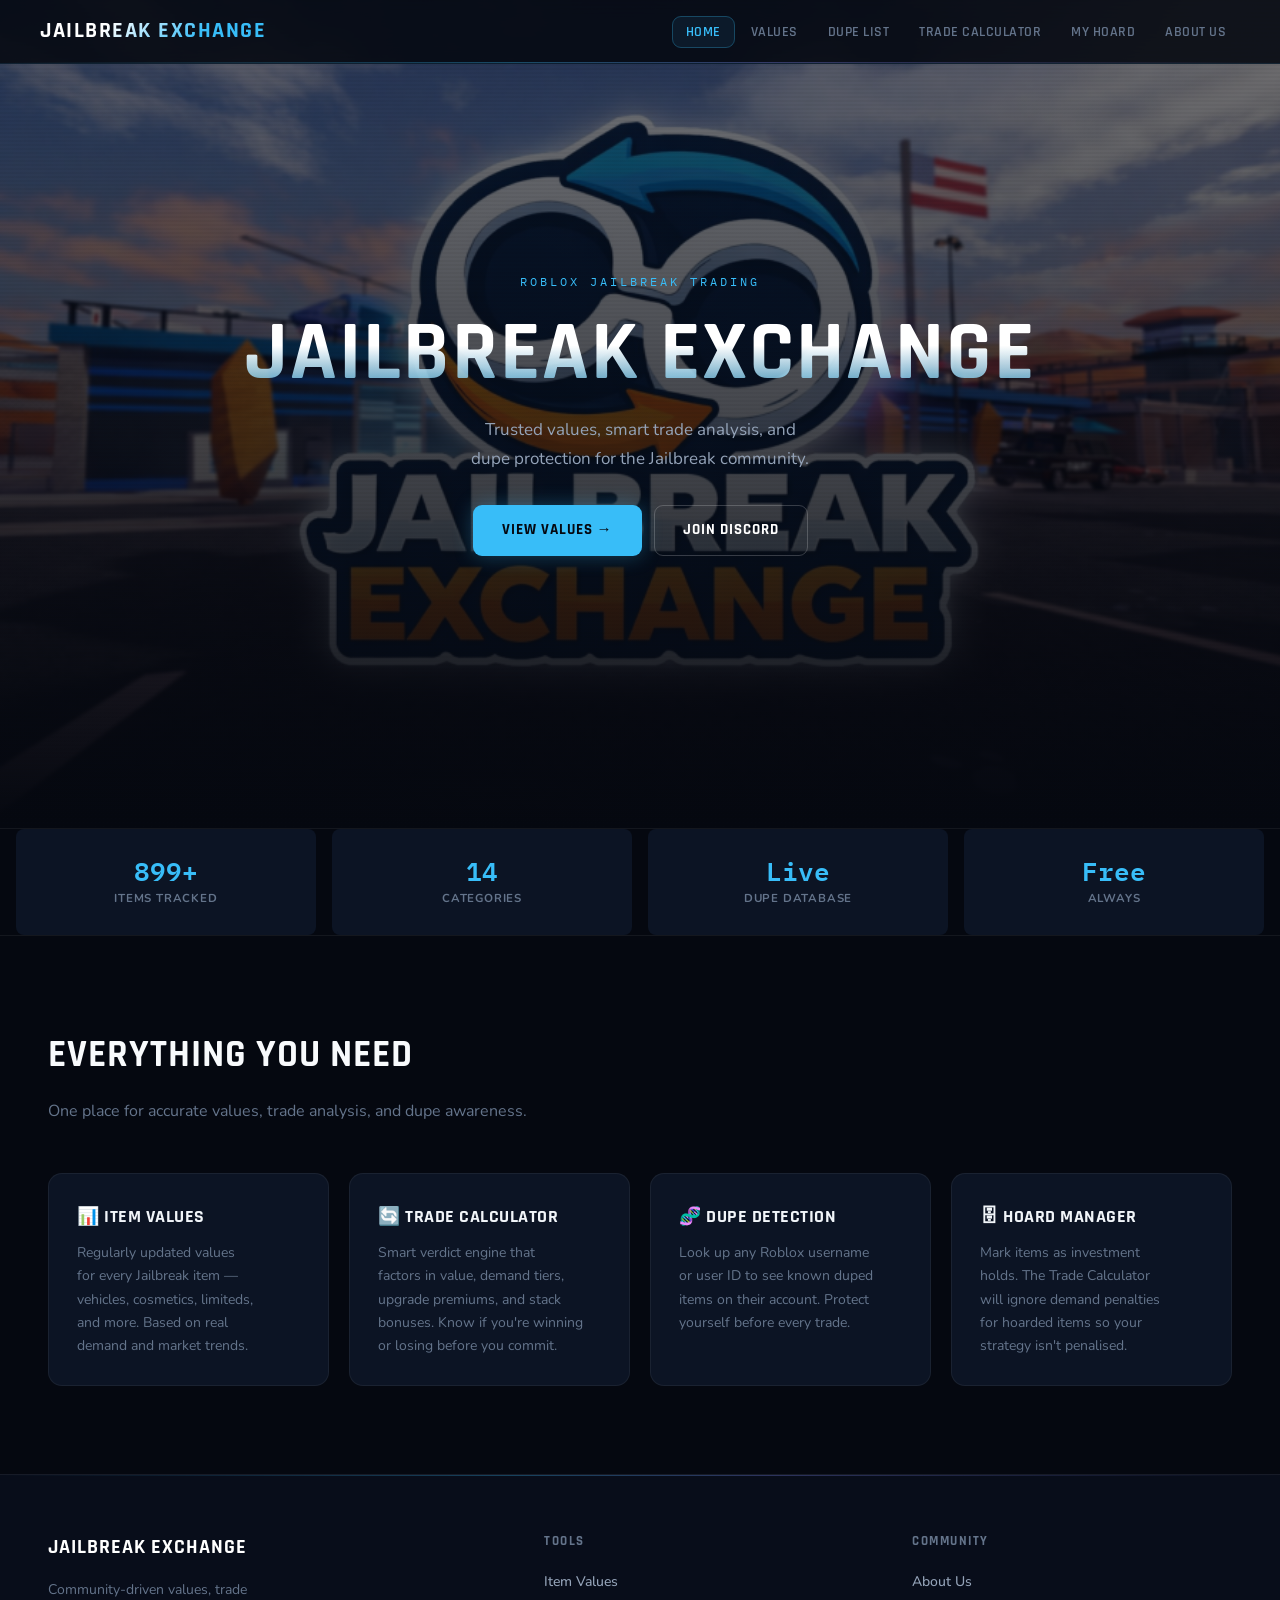
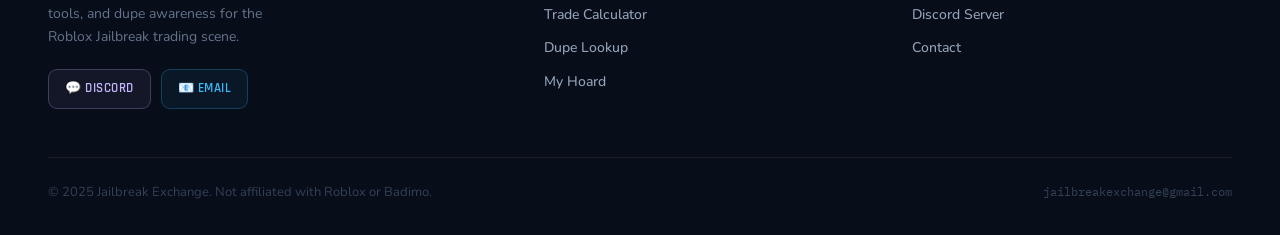
<file: index.html>
<!DOCTYPE html>
<html lang="en">
<head>
  <meta charset="UTF-8"/>
  <meta name="viewport" content="width=device-width, initial-scale=1.0"/>
  <title>Jailbreak Exchange</title>
  <link rel="stylesheet" href="style.css">
</head>
<body>

  <nav class="navbar">
    <div class="logo"><a href="index.html">Jailbreak Exchange</a></div>
    <div class="menu-toggle">☰</div>
    <ul class="nav-links">
      <li><a href="index.html" class="active">Home</a></li>
      <li><a href="ValueList.html">Values</a></li>
      <li><a href="DupeList.html">Dupe List</a></li>
      <li><a href="Calculator.html">Trade Calculator</a></li>
      <li><a href="Hoard.html">My Hoard</a></li>
      <li><a href="AboutUs.html">About Us</a></li>
    </ul>
  </nav>

  <div id="content-wrapper">

  <!-- HERO -->
  <section class="hero">
    <div class="hero-overlay"></div>
    <div class="hero-content">
      <span class="hero-eyebrow">Roblox Jailbreak Trading</span>
      <h1>Jailbreak Exchange</h1>
      <p>Trusted values, smart trade analysis, and dupe protection for the Jailbreak community.</p>
      <div class="hero-buttons">
        <a href="ValueList.html" class="btn primary">View Values →</a>
        <a href="https://discord.gg/u7ucGJjtGU" target="_blank" class="btn secondary">Join Discord</a>
      </div>
    </div>
  </section>

  <!-- STATS STRIP -->
  <div class="home-stats">
    <div class="home-stat">
      <div class="home-stat-num">899+</div>
      <div class="home-stat-label">Items Tracked</div>
    </div>
    <div class="home-stat">
      <div class="home-stat-num">14</div>
      <div class="home-stat-label">Categories</div>
    </div>
    <div class="home-stat">
      <div class="home-stat-num">Live</div>
      <div class="home-stat-label">Dupe Database</div>
    </div>
    <div class="home-stat">
      <div class="home-stat-num">Free</div>
      <div class="home-stat-label">Always</div>
    </div>
  </div>

  <!-- FEATURES -->
  <section class="home-content">
    <h2>Everything You Need</h2>
    <p>One place for accurate values, trade analysis, and dupe awareness.</p>
    <div class="impact-cards">
      <a href="ValueList.html" class="card" style="text-decoration:none">
        <h3>📊 Item Values</h3>
        <p>Regularly updated values for every Jailbreak item — vehicles, cosmetics, limiteds, and more. Based on real demand and market trends.</p>
      </a>
      <a href="Calculator.html" class="card" style="text-decoration:none">
        <h3>🔄 Trade Calculator</h3>
        <p>Smart verdict engine that factors in value, demand tiers, upgrade premiums, and stack bonuses. Know if you're winning or losing before you commit.</p>
      </a>
      <a href="DupeList.html" class="card" style="text-decoration:none">
        <h3>🧬 Dupe Detection</h3>
        <p>Look up any Roblox username or user ID to see known duped items on their account. Protect yourself before every trade.</p>
      </a>
      <a href="Hoard.html" class="card" style="text-decoration:none">
        <h3>🗄 Hoard Manager</h3>
        <p>Mark items as investment holds. The Trade Calculator will ignore demand penalties for hoarded items so your strategy isn't penalised.</p>
      </a>
    </div>
  </section>

  <!-- FOOTER -->
  <footer class="site-footer">
    <div class="footer-grid">
      <div class="footer-brand">
        <div class="footer-logo">Jailbreak Exchange</div>
        <p>Community-driven values, trade tools, and dupe awareness for the Roblox Jailbreak trading scene.</p>
        <div class="footer-social">
          <a href="https://discord.gg/u7ucGJjtGU" target="_blank" class="footer-social-btn discord">💬 Discord</a>
          <a href="mailto:jailbreakexchange@gmail.com" class="footer-social-btn email">📧 Email</a>
        </div>
      </div>
      <div class="footer-col">
        <h4>Tools</h4>
        <ul class="footer-links">
          <li><a href="ValueList.html">Item Values</a></li>
          <li><a href="Calculator.html">Trade Calculator</a></li>
          <li><a href="DupeList.html">Dupe Lookup</a></li>
          <li><a href="Hoard.html">My Hoard</a></li>
        </ul>
      </div>
      <div class="footer-col">
        <h4>Community</h4>
        <ul class="footer-links">
          <li><a href="AboutUs.html">About Us</a></li>
          <li><a href="https://discord.gg/u7ucGJjtGU" target="_blank">Discord Server</a></li>
          <li><a href="mailto:jailbreakexchange@gmail.com">Contact</a></li>
        </ul>
      </div>
    </div>
    <div class="footer-bottom">
      <p>© 2025 Jailbreak Exchange. Not affiliated with Roblox or Badimo.</p>
      <span>jailbreakexchange@gmail.com</span>
    </div>
  </footer>
  </div>
  <script>
    document.addEventListener('DOMContentLoaded', () => {
      const toggle = document.querySelector('.menu-toggle');
      const nav = document.querySelector('.nav-links');
      if (!toggle || !nav) return;
      toggle.addEventListener('click', () => nav.classList.toggle('active'));
    });
  </script>
</body>
</html>
</file>
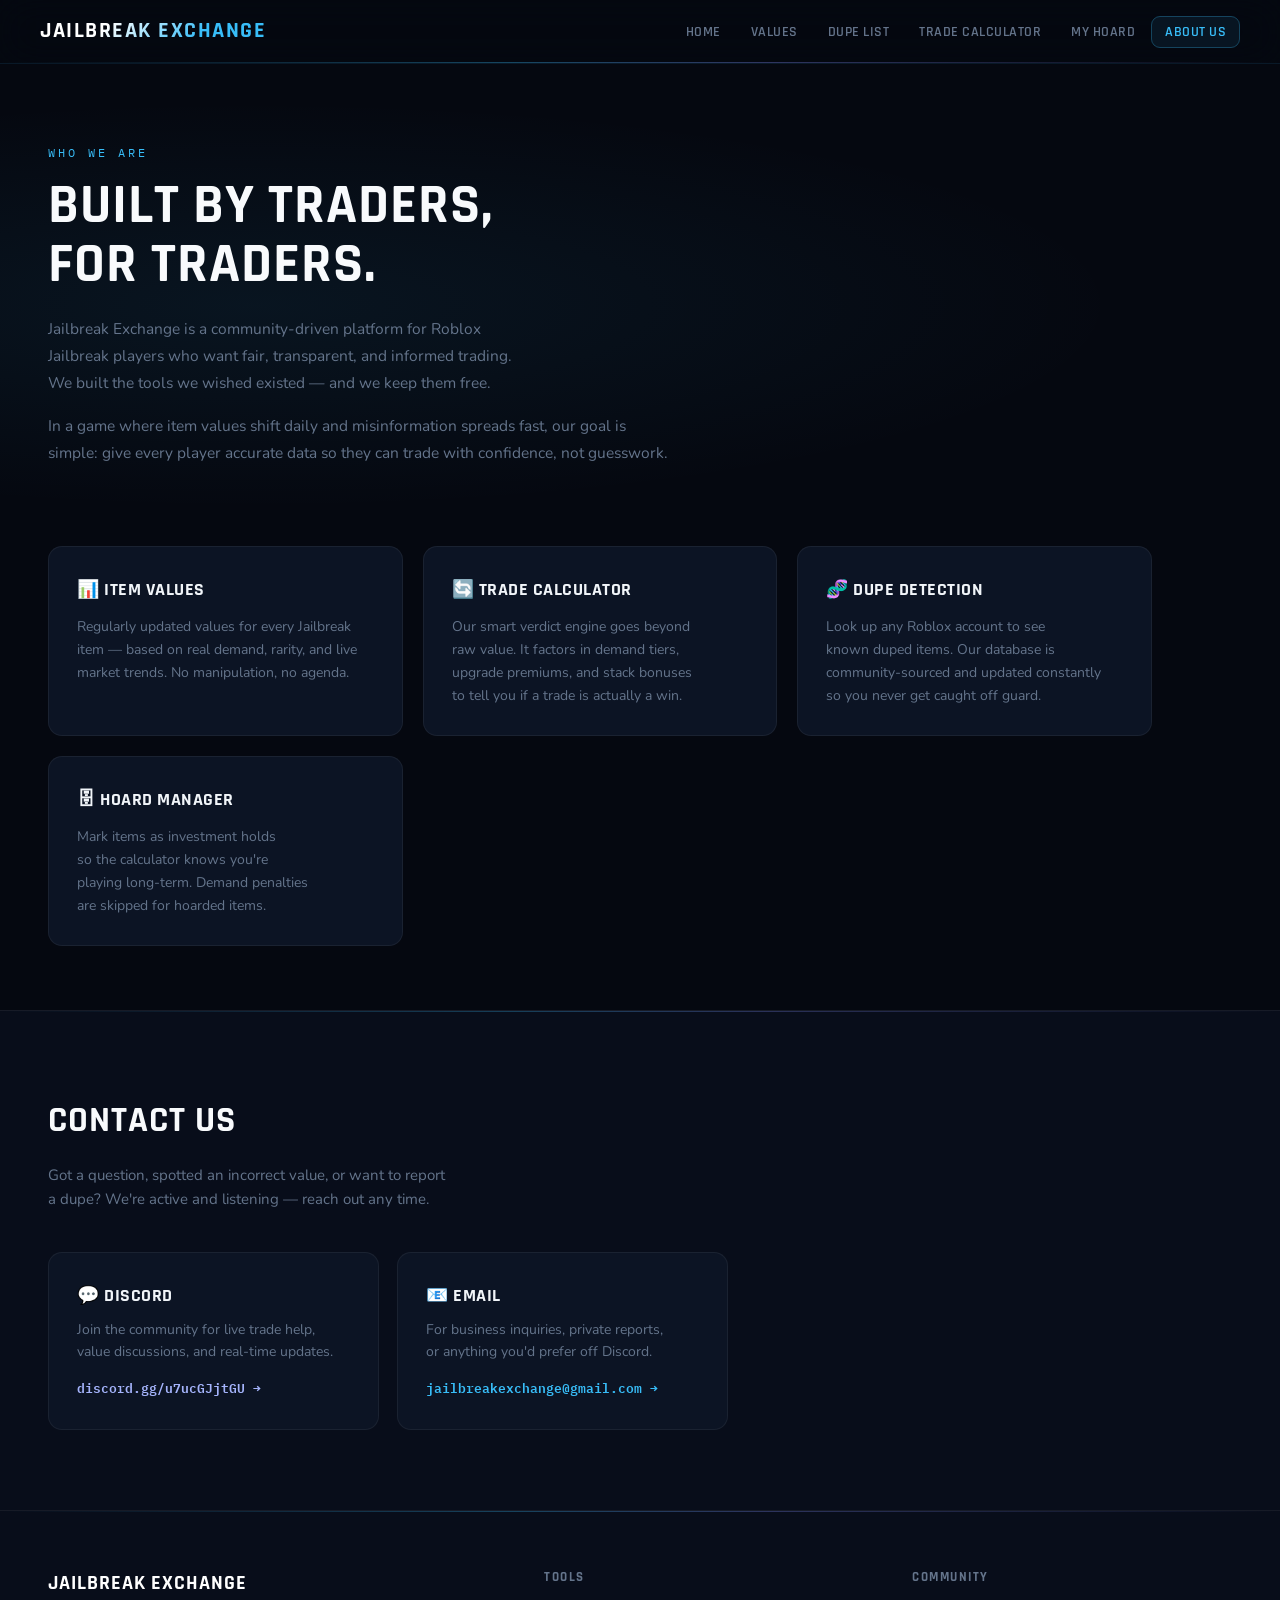
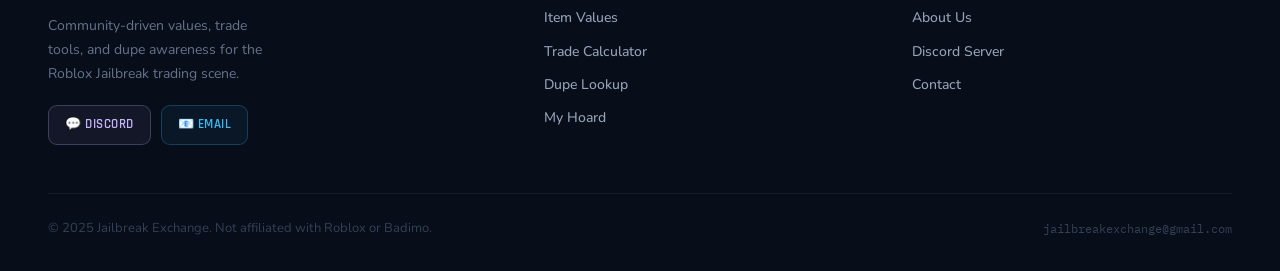
<file: AboutUs.html>
<!DOCTYPE html>
<html lang="en">
<head>
  <meta charset="UTF-8"/>
  <meta name="viewport" content="width=device-width, initial-scale=1.0"/>
  <title>About Us | Jailbreak Exchange</title>
  <link rel="stylesheet" href="style.css">
</head>
<body>

  <nav class="navbar">
    <div class="logo"><a href="index.html">Jailbreak Exchange</a></div>
    <div class="menu-toggle">☰</div>
    <ul class="nav-links">
      <li><a href="index.html">Home</a></li>
      <li><a href="ValueList.html">Values</a></li>
      <li><a href="DupeList.html">Dupe List</a></li>
      <li><a href="Calculator.html">Trade Calculator</a></li>
      <li><a href="Hoard.html">My Hoard</a></li>
      <li><a href="AboutUs.html" class="active">About Us</a></li>
    </ul>
  </nav>

  <div id="content-wrapper">

  <main class="about-page">

    <div class="about-hero">
      <span class="eyebrow">Who We Are</span>
      <h1>Built by traders,<br>for traders.</h1>
      <p>
        Jailbreak Exchange is a community-driven platform for Roblox Jailbreak players
        who want fair, transparent, and informed trading. We built the tools we wished
        existed — and we keep them free.
      </p>
      <p>
        In a game where item values shift daily and misinformation spreads fast,
        our goal is simple: give every player accurate data so they can trade
        with confidence, not guesswork.
      </p>
    </div>

    <div class="about-cards">
      <div class="card anim-1">
        <h3>📊 Item Values</h3>
        <p>Regularly updated values for every Jailbreak item — based on real demand, rarity, and live market trends. No manipulation, no agenda.</p>
      </div>
      <div class="card anim-2">
        <h3>🔄 Trade Calculator</h3>
        <p>Our smart verdict engine goes beyond raw value. It factors in demand tiers, upgrade premiums, and stack bonuses to tell you if a trade is actually a win.</p>
      </div>
      <div class="card anim-3">
        <h3>🧬 Dupe Detection</h3>
        <p>Look up any Roblox account to see known duped items. Our database is community-sourced and updated constantly so you never get caught off guard.</p>
      </div>
      <div class="card anim-4">
        <h3>🗄 Hoard Manager</h3>
        <p>Mark items as investment holds so the calculator knows you're playing long-term. Demand penalties are skipped for hoarded items.</p>
      </div>
    </div>

  </main>

  <!-- CONTACT SECTION -->
  <section class="contact-section">
    <h2>Contact Us</h2>
    <p>
      Got a question, spotted an incorrect value, or want to report a dupe?
      We're active and listening — reach out any time.
    </p>
    <div class="contact-cards">
      <a href="https://discord.gg/u7ucGJjtGU" target="_blank" class="contact-card discord">
        <h3>💬 Discord</h3>
        <p>Join the community for live trade help, value discussions, and real-time updates.</p>
        <span class="contact-card-link">discord.gg/u7ucGJjtGU →</span>
      </a>
      <a href="mailto:jailbreakexchange@gmail.com" class="contact-card email-card">
        <h3>📧 Email</h3>
        <p>For business inquiries, private reports, or anything you'd prefer off Discord.</p>
        <span class="contact-card-link">jailbreakexchange@gmail.com →</span>
      </a>
    </div>
  </section>

  <!-- FOOTER -->
  <footer class="site-footer">
    <div class="footer-grid">
      <div class="footer-brand">
        <div class="footer-logo">Jailbreak Exchange</div>
        <p>Community-driven values, trade tools, and dupe awareness for the Roblox Jailbreak trading scene.</p>
        <div class="footer-social">
          <a href="https://discord.gg/u7ucGJjtGU" target="_blank" class="footer-social-btn discord">💬 Discord</a>
          <a href="mailto:jailbreakexchange@gmail.com" class="footer-social-btn email">📧 Email</a>
        </div>
      </div>
      <div class="footer-col">
        <h4>Tools</h4>
        <ul class="footer-links">
          <li><a href="ValueList.html">Item Values</a></li>
          <li><a href="Calculator.html">Trade Calculator</a></li>
          <li><a href="DupeList.html">Dupe Lookup</a></li>
          <li><a href="Hoard.html">My Hoard</a></li>
        </ul>
      </div>
      <div class="footer-col">
        <h4>Community</h4>
        <ul class="footer-links">
          <li><a href="AboutUs.html">About Us</a></li>
          <li><a href="https://discord.gg/u7ucGJjtGU" target="_blank">Discord Server</a></li>
          <li><a href="mailto:jailbreakexchange@gmail.com">Contact</a></li>
        </ul>
      </div>
    </div>
    <div class="footer-bottom">
      <p>© 2025 Jailbreak Exchange. Not affiliated with Roblox or Badimo.</p>
      <span>jailbreakexchange@gmail.com</span>
    </div>
  </footer>
  </div>

  <script>
    document.addEventListener('DOMContentLoaded', () => {
      const toggle = document.querySelector('.menu-toggle');
      const nav = document.querySelector('.nav-links');
      if (!toggle || !nav) return;
      toggle.addEventListener('click', () => nav.classList.toggle('active'));
    });
  </script>
</body>
</html>
</file>
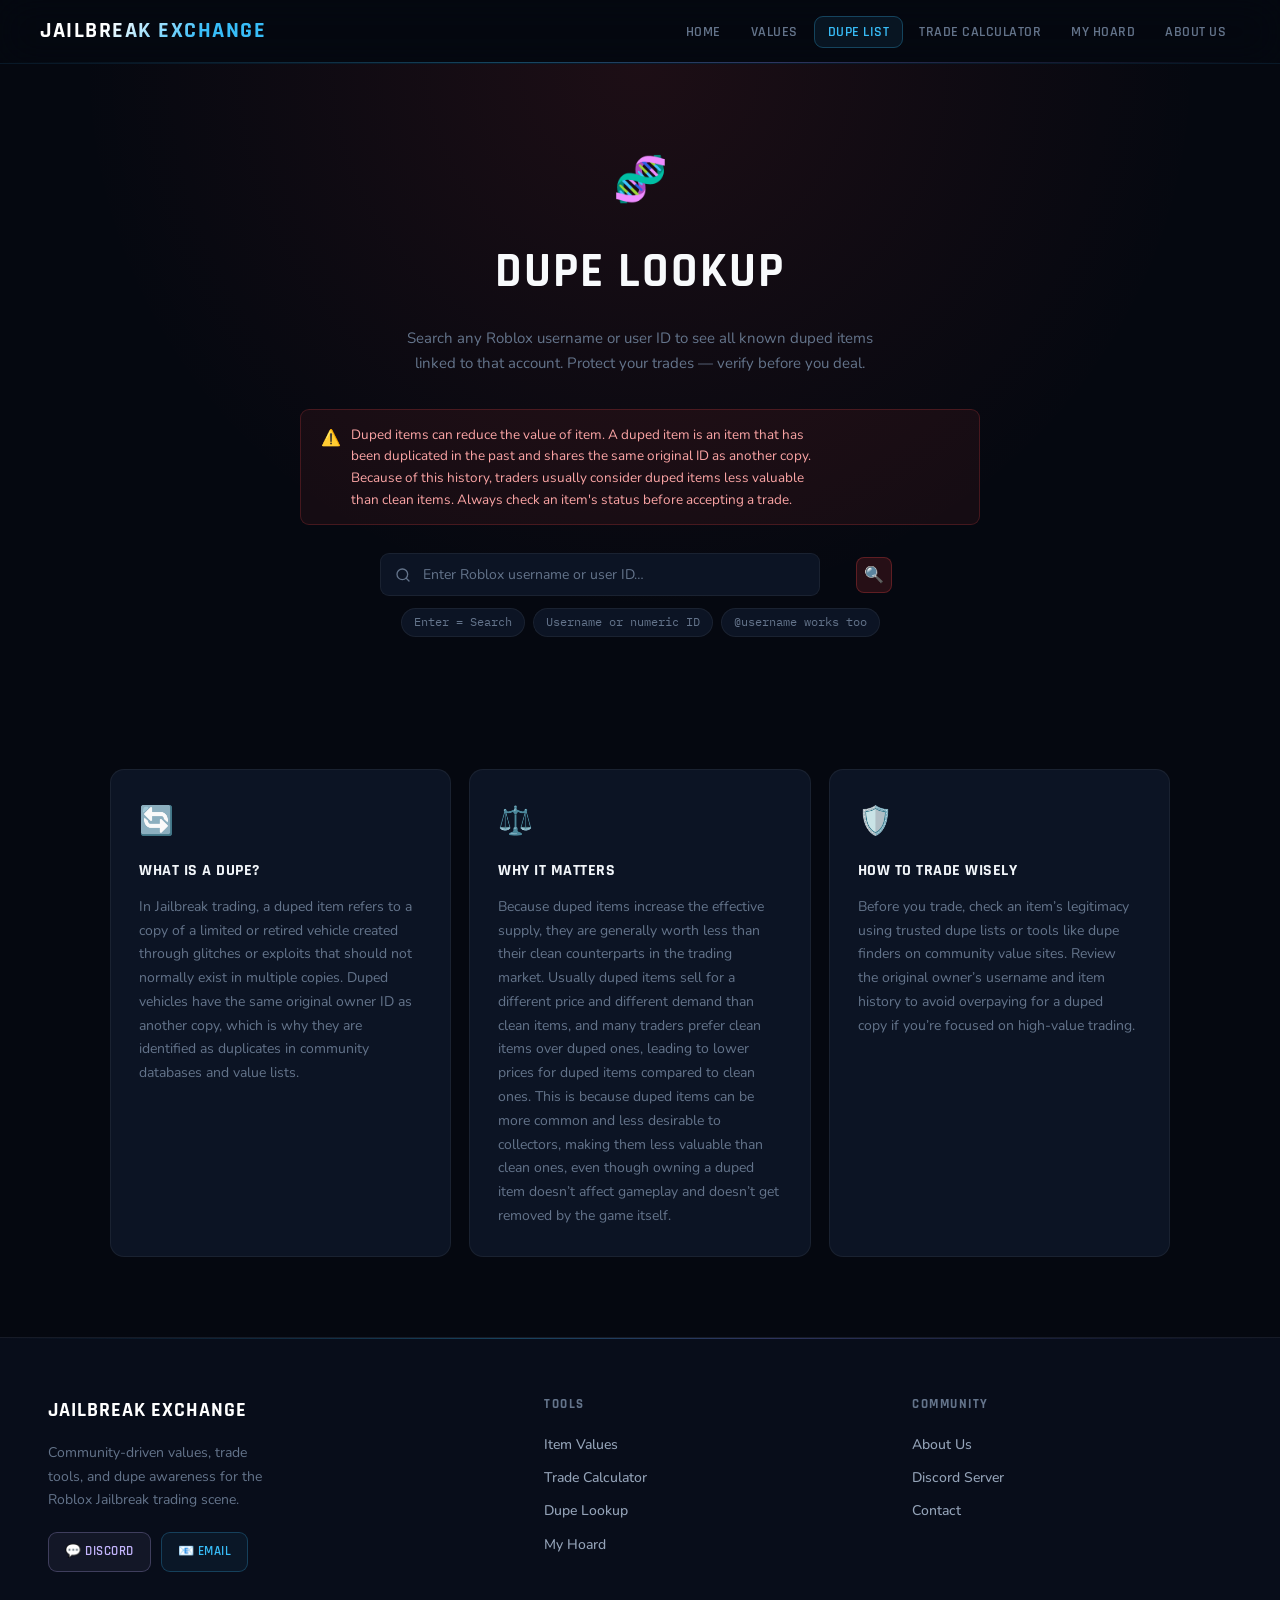
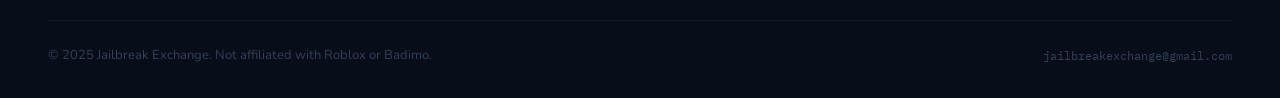
<file: DupeList.html>
<!DOCTYPE html>
<html lang="en">
<head>
  <meta charset="UTF-8" />
  <meta name="viewport" content="width=device-width, initial-scale=1.0"/>
  <title>Dupe Lookup | Jailbreak Exchange</title>
  <link rel="stylesheet" href="style.css">
</head>
<body>

  <nav class="navbar">
    <div class="logo"><a href="index.html">Jailbreak Exchange</a></div>
    <div class="menu-toggle">☰</div>
    <ul class="nav-links">
      <li><a href="index.html">Home</a></li>
      <li><a href="ValueList.html">Values</a></li>
      <li><a href="DupeList.html" class="active">Dupe List</a></li>
      <li><a href="Calculator.html">Trade Calculator</a></li>
      <li><a href="Hoard.html">My Hoard</a></li>
      <li><a href="AboutUs.html">About Us</a></li>
    </ul>
  </nav>

  <div id="content-wrapper">

  <main class="dupe-page">
    <!-- HERO -->
    <div class="dupe-hero">
      <span class="dupe-hero-icon">🧬</span>
      <h1>Dupe Lookup</h1>
      <p>
        Search any Roblox username or user ID to see all known duped items
        linked to that account. Protect your trades — verify before you deal.
      </p>
      <div class="dupe-warning">
        <span class="dupe-warning-icon">⚠️</span>
        <span>
            Duped items can reduce the value of item.
            A duped item is an item that has been duplicated in the past and shares the same original ID as another copy.
            Because of this history, traders usually consider duped items less valuable than clean items. 
            Always check an item's status before accepting a trade.
        </span>
      </div>
      <div class="dupe-search-wrap">
        <input
          type="text"
          id="dupeSearch"
          class="dupe-search-input"
          placeholder="Enter Roblox username or user ID…"
          autocomplete="off"
          spellcheck="false"
        />
        <button class="dupe-search-btn" id="dupeSearchBtn" title="Search">🔍</button>
      </div>
      <div class="dupe-search-hints">
        <span class="dupe-hint-chip">Enter = Search</span>
        <span class="dupe-hint-chip">Username or numeric ID</span>
        <span class="dupe-hint-chip">@username works too</span>
      </div>
    </div>

    <!-- RESULTS AREA -->
    <div class="dupe-results-wrap" id="dupeResultsWrap">
      <!-- Filled by JS -->
    </div>

    <!-- WHAT ARE DUPES INFO SECTION -->
    <div class="dupe-info-section">
      <div class="dupe-info-grid">
<div class="dupe-info-card">
  <div class="dupe-info-icon">🔄</div>
  <h3>What Is a Dupe?</h3>
  <p>
    In Jailbreak trading, a duped item refers to a copy of a limited or retired vehicle
    created through glitches or exploits that should not normally exist in multiple copies.
    Duped vehicles have the same original owner ID as another copy, which is why they are
    identified as duplicates in community databases and value lists.
  </p>
</div>

<div class="dupe-info-card">
  <div class="dupe-info-icon">⚖️</div>
  <h3>Why It Matters</h3>
  <p>
    Because duped items increase the effective supply, they are generally worth less
    than their clean counterparts in the trading market. Usually duped items sell for a different price and different demand than clean items, and many traders prefer clean items over duped ones, leading to lower prices for duped items compared to clean ones.
    This is because duped items can be more common and less desirable to collectors, making them less valuable
    than clean ones, even though owning a duped item doesn’t affect gameplay and doesn’t get removed
    by the game itself.
  </p>
</div>

<div class="dupe-info-card">
  <div class="dupe-info-icon">🛡️</div>
  <h3>How to Trade Wisely</h3>
  <p>
    Before you trade, check an item’s legitimacy using trusted dupe lists or tools like
    dupe finders on community value sites. Review the original owner’s username and item
    history to avoid overpaying for a duped copy if you’re focused on high-value trading.
  </p>
</div>

      </div>
    </div>
  </main>

  <!-- FOOTER -->
  <footer class="site-footer">
    <div class="footer-grid">
      <div class="footer-brand">
        <div class="footer-logo">Jailbreak Exchange</div>
        <p>Community-driven values, trade tools, and dupe awareness for the Roblox Jailbreak trading scene.</p>
        <div class="footer-social">
          <a href="https://discord.gg/u7ucGJjtGU" target="_blank" class="footer-social-btn discord">💬 Discord</a>
          <a href="mailto:jailbreakexchange@gmail.com" class="footer-social-btn email">📧 Email</a>
        </div>
      </div>
      <div class="footer-col">
        <h4>Tools</h4>
        <ul class="footer-links">
          <li><a href="ValueList.html">Item Values</a></li>
          <li><a href="Calculator.html">Trade Calculator</a></li>
          <li><a href="DupeList.html">Dupe Lookup</a></li>
          <li><a href="Hoard.html">My Hoard</a></li>
        </ul>
      </div>
      <div class="footer-col">
        <h4>Community</h4>
        <ul class="footer-links">
          <li><a href="AboutUs.html">About Us</a></li>
          <li><a href="https://discord.gg/u7ucGJjtGU" target="_blank">Discord Server</a></li>
          <li><a href="mailto:jailbreakexchange@gmail.com">Contact</a></li>
        </ul>
      </div>
    </div>
    <div class="footer-bottom">
      <p>© 2025 Jailbreak Exchange. Not affiliated with Roblox or Badimo.</p>
      <span>jailbreakexchange@gmail.com</span>
    </div>
  </footer>
  </div>

  <script src="DupeList.js"></script>
  <script>
    document.addEventListener('DOMContentLoaded', () => {
      const toggle = document.querySelector('.menu-toggle');
      const nav = document.querySelector('.nav-links');
      if (!toggle || !nav) return;
      toggle.addEventListener('click', () => nav.classList.toggle('active'));
    });
  </script>
</body>
</html>
</file>
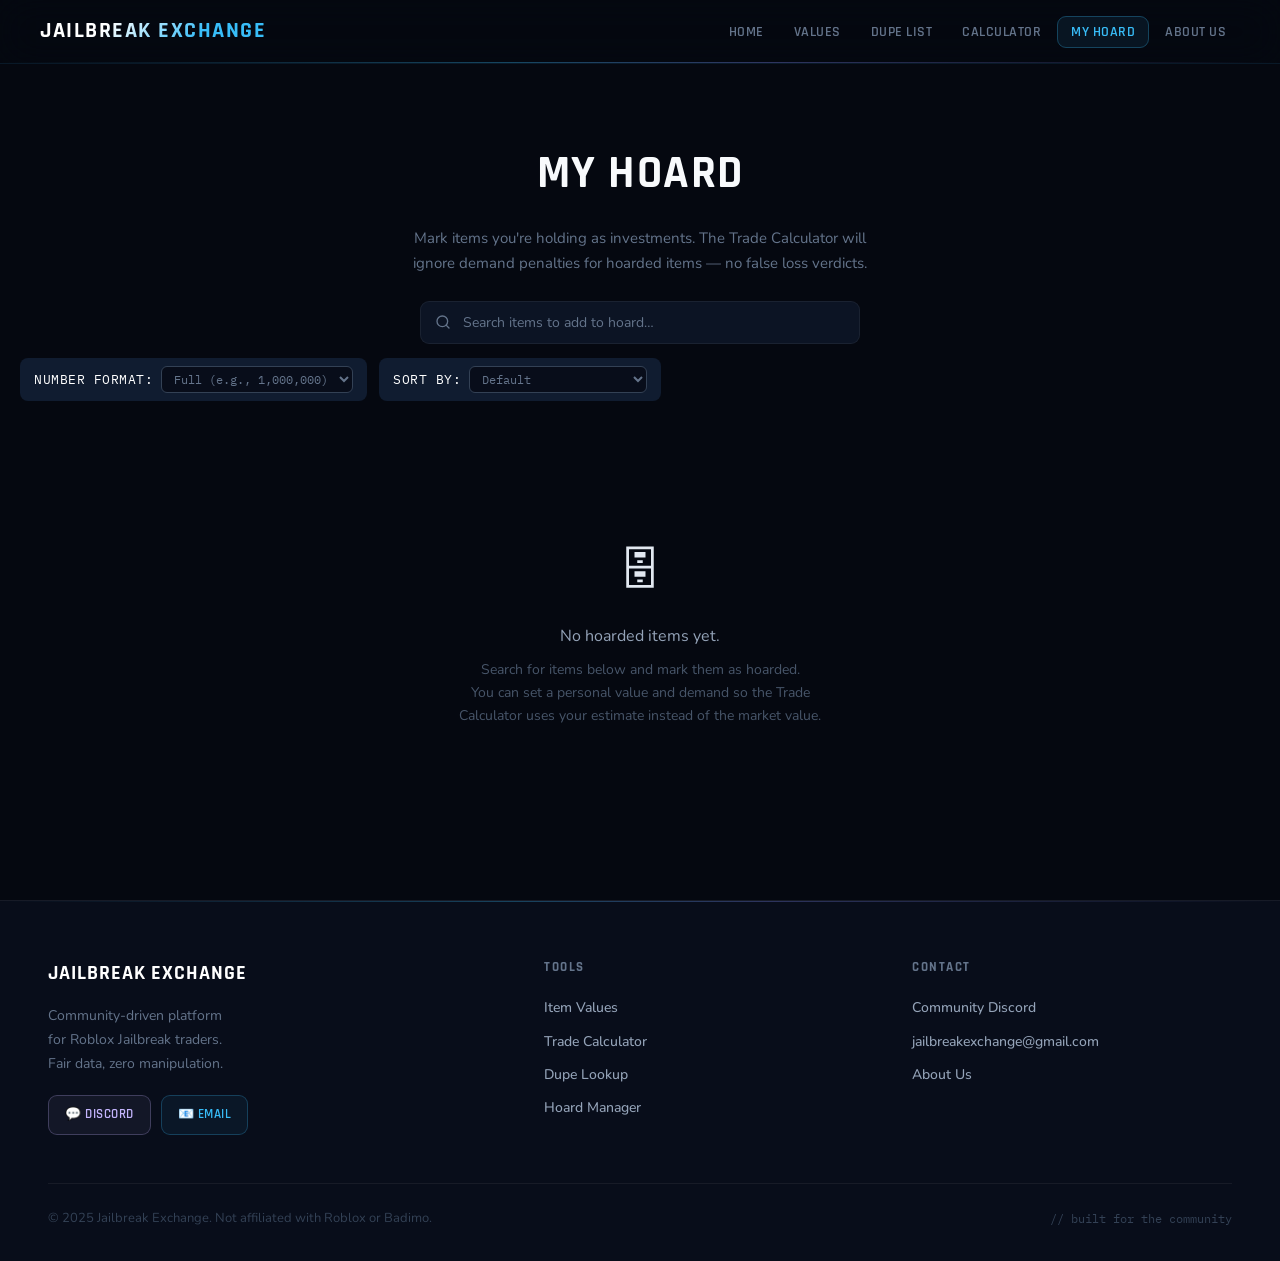
<file: Hoard.html>
<!DOCTYPE html>
<html lang="en">
<head>
  <meta charset="UTF-8"/>
  <meta name="viewport" content="width=device-width, initial-scale=1.0"/>
  <title>My Hoard | Jailbreak Exchange</title>
  <link rel="stylesheet" href="style.css">
</head>
<body>
  <nav class="navbar">
    <div class="logo"><a href="index.html">Jailbreak Exchange</a></div>
    <div class="menu-toggle">☰</div>
    <ul class="nav-links">
      <li><a href="index.html">Home</a></li>
      <li><a href="ValueList.html">Values</a></li>
      <li><a href="DupeList.html">Dupe List</a></li>
      <li><a href="Calculator.html">Calculator</a></li>
      <li><a href="Hoard.html" class="active">My Hoard</a></li>
      <li><a href="AboutUs.html">About Us</a></li>
    </ul>
  </nav>

  <div id="content-wrapper">

  <main class="values-page" id="hoardMain">
    <section class="values-header">
      <h1>My Hoard</h1>
      <p>Mark items you're holding as investments. The Trade Calculator will ignore demand penalties for hoarded items — no false loss verdicts.</p>
      <div class="search-wrapper">
        <input type="text" id="hoardSearch" class="search-input" placeholder="Search items to add to hoard…"/>
      </div>
    </section>
    <div class="hoard-stats" id="hoardStats"></div>
    <div class="values-container">
      <h2 class="hoard-section-title" id="hoardListTitle" style="display:none">🗄 Currently Hoarding</h2>
      <div id="hoardList" class="hoard-grid"></div>
    </div>
    <div class="values-container" id="searchResultsSection" style="display:none">
      <h2 class="hoard-section-title">Search Results</h2>
      <div id="hoardSearchResults" class="values-grid"></div>
    </div>
  </main>

  <footer class="site-footer">
    <div class="footer-grid">
      <div class="footer-brand">
        <div class="footer-logo">Jailbreak Exchange</div>
        <p>Community-driven platform for Roblox Jailbreak traders. Fair data, zero manipulation.</p>
        <div class="footer-social">
          <a href="https://discord.gg/u7ucGJjtGU" target="_blank" class="footer-social-btn discord">💬 Discord</a>
          <a href="mailto:jailbreakexchange@gmail.com" class="footer-social-btn email">📧 Email</a>
        </div>
      </div>
      <div class="footer-col">
        <h4>Tools</h4>
        <ul class="footer-links">
          <li><a href="ValueList.html">Item Values</a></li>
          <li><a href="Calculator.html">Trade Calculator</a></li>
          <li><a href="DupeList.html">Dupe Lookup</a></li>
          <li><a href="Hoard.html">Hoard Manager</a></li>
        </ul>
      </div>
      <div class="footer-col">
        <h4>Contact</h4>
        <ul class="footer-links">
          <li><a href="https://discord.gg/u7ucGJjtGU" target="_blank">Community Discord</a></li>
          <li><a href="mailto:jailbreakexchange@gmail.com">jailbreakexchange@gmail.com</a></li>
          <li><a href="AboutUs.html">About Us</a></li>
        </ul>
      </div>
    </div>
    <div class="footer-bottom">
      <p>© 2025 Jailbreak Exchange. Not affiliated with Roblox or Badimo.</p>
      <span>// built for the community</span>
    </div>
  </footer>
  </div>

  <script src="Hoard.js"></script>
  <script>
    document.addEventListener('DOMContentLoaded', () => {
      const toggle = document.querySelector('.menu-toggle');
      const nav = document.querySelector('.nav-links');
      if (!toggle || !nav) return;
      toggle.addEventListener('click', () => nav.classList.toggle('active'));
    });
  </script>
</body>
</html>
</file>
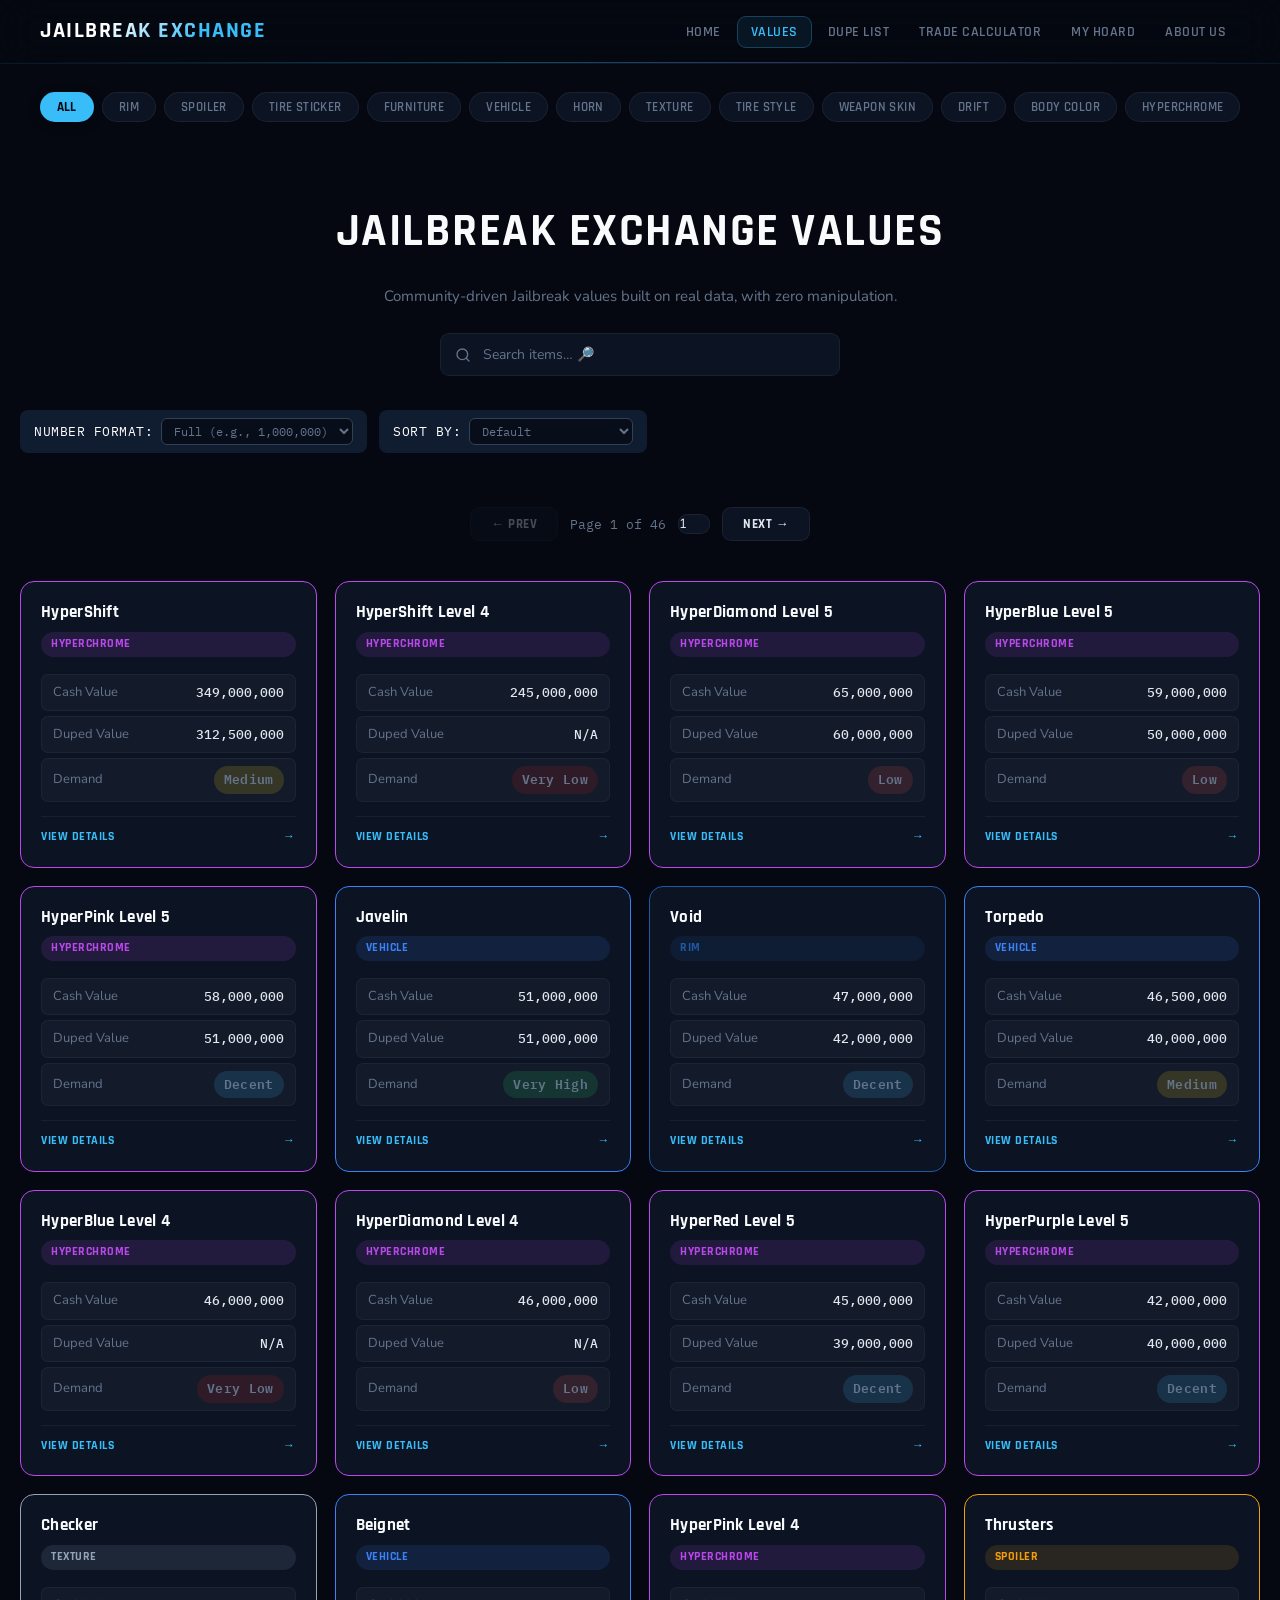
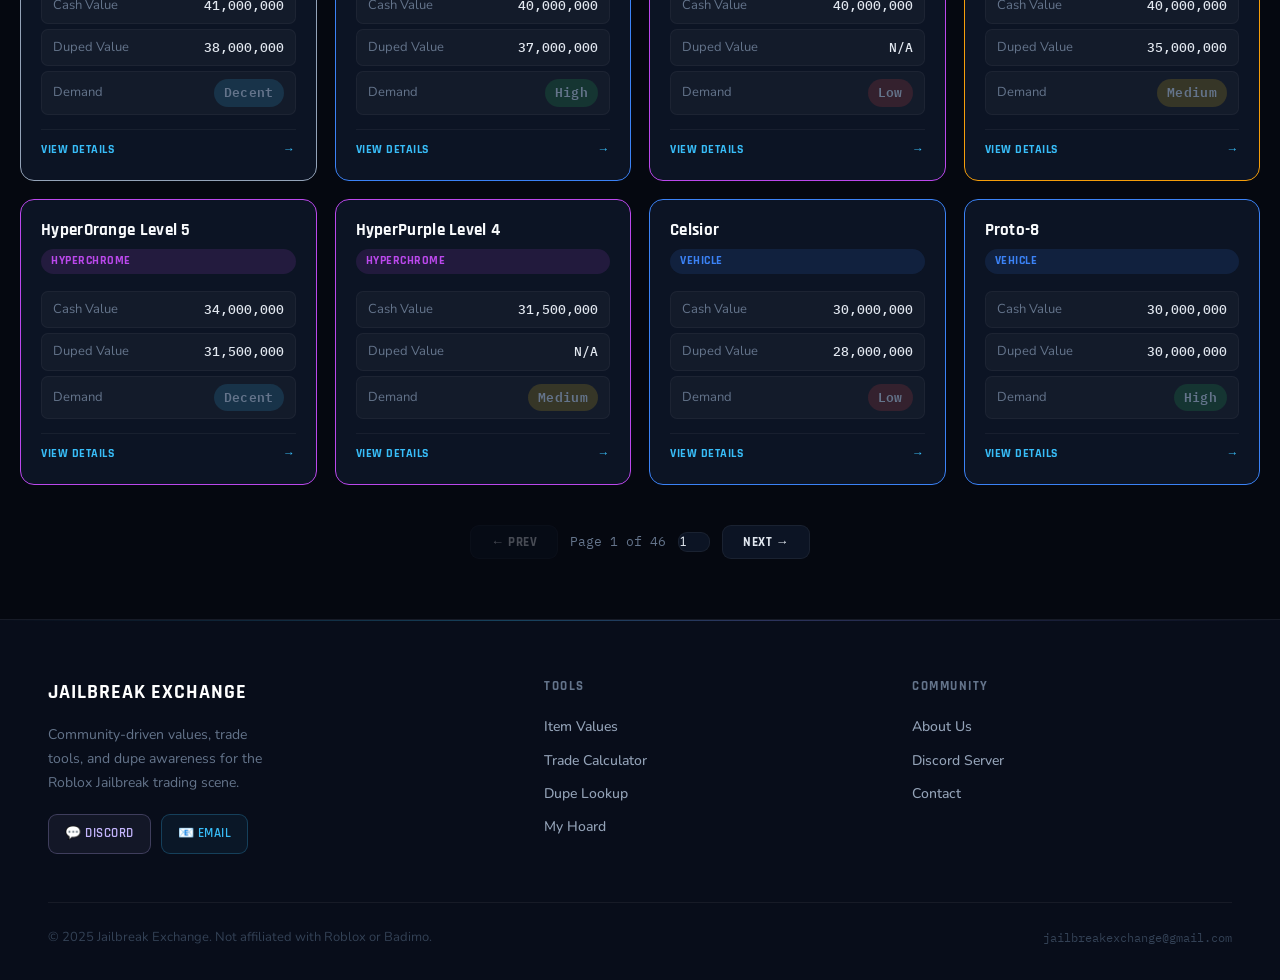
<file: ValueList.html>
<!DOCTYPE html>
<html lang="en">
<head>
  <meta charset="UTF-8"/>
  <meta name="viewport" content="width=device-width, initial-scale=1.0"/>
  <title>Item Values | Jailbreak Exchange</title>
  <link rel="stylesheet" href="style.css">
</head>
<body>

  <nav class="navbar">
    <div class="logo"><a href="index.html">Jailbreak Exchange</a></div>
    <div class="menu-toggle">☰</div>
    <ul class="nav-links">
      <li><a href="index.html">Home</a></li>
      <li><a href="ValueList.html" class="active">Values</a></li>
      <li><a href="DupeList.html">Dupe List</a></li>
      <li><a href="Calculator.html">Trade Calculator</a></li>
      <li><a href="Hoard.html">My Hoard</a></li>
      <li><a href="AboutUs.html">About Us</a></li>
    </ul>
  </nav>

  <div id="content-wrapper">

  <div id="content-wrapper">
  <main class="values-page" id="valuesMain">
    <!-- JS renders category filters + grid here -->
  </main>

  <footer class="site-footer">
    <div class="footer-grid">
      <div class="footer-brand">
        <div class="footer-logo">Jailbreak Exchange</div>
        <p>Community-driven values, trade tools, and dupe awareness for the Roblox Jailbreak trading scene.</p>
        <div class="footer-social">
          <a href="https://discord.gg/u7ucGJjtGU" target="_blank" class="footer-social-btn discord">💬 Discord</a>
          <a href="mailto:jailbreakexchange@gmail.com" class="footer-social-btn email">📧 Email</a>
        </div>
      </div>
      <div class="footer-col">
        <h4>Tools</h4>
        <ul class="footer-links">
          <li><a href="ValueList.html">Item Values</a></li>
          <li><a href="Calculator.html">Trade Calculator</a></li>
          <li><a href="DupeList.html">Dupe Lookup</a></li>
          <li><a href="Hoard.html">My Hoard</a></li>
        </ul>
      </div>
      <div class="footer-col">
        <h4>Community</h4>
        <ul class="footer-links">
          <li><a href="AboutUs.html">About Us</a></li>
          <li><a href="https://discord.gg/u7ucGJjtGU" target="_blank">Discord Server</a></li>
          <li><a href="mailto:jailbreakexchange@gmail.com">Contact</a></li>
        </ul>
      </div>
    </div>
    <div class="footer-bottom">
      <p>© 2025 Jailbreak Exchange. Not affiliated with Roblox or Badimo.</p>
      <span>jailbreakexchange@gmail.com</span>
    </div>
  </footer>
  </div>

  <script src="ValueList.js"></script>
  <script>
    document.addEventListener('DOMContentLoaded', () => {
      const toggle = document.querySelector('.menu-toggle');
      const nav = document.querySelector('.nav-links');
      if (!toggle || !nav) return;
      toggle.addEventListener('click', () => nav.classList.toggle('active'));
    });
  </script>
</body>
</html>
</file>
<file: style.css>
/*═══════════════════════════════════════════════════════════════════════
  JAILBREAK EXCHANGE — GLOBAL STYLESHEET v2
  Aesthetic: Dark cyberpunk / heist — sharp geometry, neon accents,
  mono data feel, staggered reveals
  Fonts: Rajdhani (display) · IBM Plex Mono (data) · Nunito (body)
═══════════════════════════════════════════════════════════════════════ */
@import url("https://fonts.googleapis.com/css2?family=Rajdhani:wght@400;500;600;700&family=IBM+Plex+Mono:wght@400;500;600&family=Nunito:wght@400;500;600;700;800&display=swap");

:root {
  --bg: #050810;
  --bg-1: #080d1a;
  --bg-2: #0c1424;
  --bg-3: #101c30;
  --border: rgba(255, 255, 255, 0.06);
  --border-hi: rgba(56, 189, 248, 0.3);
  --text: #e2e8f0;
  --text-muted: #64748b;
  --text-dim: #334155;
  --accent: #38bdf8;
  --accent2: #818cf8;
  --green: #22c55e;
  --red: #ef4444;
  --yellow: #facc15;
  --radius: 14px;
  --radius-sm: 9px;
  --fd: "Rajdhani", sans-serif;
  --fm: "IBM Plex Mono", monospace;
  --fb: "Nunito", sans-serif;
}

*,
*::before,
*::after {
  margin: 0;
  padding: 0;
  box-sizing: border-box;
}
html {
  scroll-behavior: smooth;
  direction: rtl;
}
body {
  background: var(--bg);
  color: var(--text);
  font-family: var(--fb);
  font-size: 15px;
  line-height: 1.65;
  -webkit-font-smoothing: antialiased;
  overflow-x: hidden;
  direction: ltr;
  text-wrap: balance;
  
}

body::before {
  content: "";
  position: fixed;
  inset: 0;
  background-image:
    linear-gradient(rgba(56, 189, 248, 0.014) 1px, transparent 1px),
    linear-gradient(90deg, rgba(56, 189, 248, 0.014) 1px, transparent 1px);
  background-size: 44px 44px;
  pointer-events: none;
  z-index: 0;
}

@keyframes fadeUp {
  from {
    opacity: 0;
    transform: translateY(20px);
  }
  to {
    opacity: 1;
    transform: translateY(0);
  }
}
@keyframes spin {
  to {
    transform: rotate(360deg);
  }
}

.anim-1 {
  animation: fadeUp 0.5s ease both;
}
.anim-2 {
  animation: fadeUp 0.5s 0.1s ease both;
}
.anim-3 {
  animation: fadeUp 0.5s 0.2s ease both;
}
.anim-4 {
  animation: fadeUp 0.5s 0.3s ease both;
}
.anim-5 {
  animation: fadeUp 0.5s 0.4s ease both;
}

/* ── NAVBAR ── */
@media (max-width: 768px) {
  .navbar {
    padding: 0 16px;
  }
}

.navbar {
  position: fixed;
  top: 0;
  width: 100%;
  height: 64px;
  background: rgba(5, 8, 16, 0.88);
  backdrop-filter: blur(20px);
  -webkit-backdrop-filter: blur(20px);
  display: flex;
  align-items: center;
  justify-content: space-between;
  padding: 0 40px;
  z-index: 1000;
  border-bottom: 1px solid rgba(56, 189, 248, 0.1);
}
.navbar::after {
  content: "";
  position: absolute;
  bottom: 0;
  left: 0;
  right: 0;
  height: 1px;
  background: linear-gradient(
    90deg,
    transparent,
    rgba(56, 189, 248, 0.35) 40%,
    rgba(129, 140, 248, 0.35) 60%,
    transparent
  );
}
.logo a {
  font-family: var(--fd);
  font-size: 22px;
  font-weight: 700;
  letter-spacing: 1.5px;
  text-decoration: none;
  text-transform: uppercase;
  background: linear-gradient(135deg, #fff 30%, var(--accent) 70%);
  -webkit-background-clip: text;
  -webkit-text-fill-color: transparent;
  background-clip: text;
}
.nav-links {
  list-style: none;
  display: flex;
  gap: 2px;
  align-items: center;
}
.nav-links a {
  color: var(--text-muted);
  text-decoration: none;
  font-family: var(--fd);
  font-size: 13.5px;
  font-weight: 600;
  letter-spacing: 0.5px;
  text-transform: uppercase;
  padding: 6px 13px;
  border-radius: var(--radius-sm);
  border: 1px solid transparent;
  transition: all 0.2s;
}
.nav-links a:hover {
  color: var(--accent);
  border-color: rgba(56, 189, 248, 0.2);
  background: rgba(56, 189, 248, 0.06);
}
.nav-links a.active {
  color: var(--accent);
  border-color: rgba(56, 189, 248, 0.28);
  background: rgba(56, 189, 248, 0.08);
}

/* ── BUTTONS ── */
.btn {
  padding: 12px 28px;
  border-radius: var(--radius-sm);
  font-family: var(--fd);
  font-size: 15px;
  font-weight: 700;
  letter-spacing: 1px;
  text-transform: uppercase;
  text-decoration: none;
  transition:
    transform 0.2s,
    box-shadow 0.2s,
    background 0.2s;
  border: 1px solid transparent;
  cursor: pointer;
  display: inline-block;
}
.btn.primary {
  background: var(--accent);
  color: var(--bg);
  box-shadow: 0 0 20px rgba(56, 189, 248, 0.3);
}
.btn.primary:hover {
  transform: translateY(-2px);
  box-shadow: 0 0 32px rgba(56, 189, 248, 0.5);
}
.btn.secondary {
  background: transparent;
  border-color: rgba(255, 255, 255, 0.2);
  color: #fff;
}
.btn.secondary:hover {
  transform: translateY(-2px);
  border-color: rgba(56, 189, 248, 0.45);
  color: var(--accent);
  background: rgba(56, 189, 248, 0.06);
}

/* ── HERO ── */
.hero {
  position: relative;
  min-height: 92vh;
  background: url("imgs/HomePage.png") center/cover no-repeat;
  display: flex;
  align-items: center;
  justify-content: center;
  overflow: hidden;
}
.hero-overlay {
  position: absolute;
  inset: 0;
  background: linear-gradient(
    to bottom,
    rgba(5, 8, 16, 0.55) 0%,
    rgba(5, 8, 16, 0.78) 60%,
    rgba(5, 8, 16, 1) 100%
  );
}
.hero::after {
  content: "";
  position: absolute;
  inset: 0;
  background: repeating-linear-gradient(
    0deg,
    transparent,
    transparent 2px,
    rgba(0, 0, 0, 0.04) 2px,
    rgba(0, 0, 0, 0.04) 4px
  );
  pointer-events: none;
  z-index: 1;
}
.hero-content {
  position: relative;
  z-index: 2;
  text-align: center;
  max-width: 860px;
  padding: 0 24px;
}
.hero-eyebrow {
  font-family: var(--fm);
  font-size: 12px;
  letter-spacing: 3px;
  text-transform: uppercase;
  color: var(--accent);
  margin-bottom: 20px;
  animation: fadeUp 0.6s ease both;
  display: block;
}
.hero-content h1 {
  font-family: var(--fd);
  font-size: clamp(48px, 8vw, 84px);
  font-weight: 700;
  letter-spacing: 2px;
  line-height: 1;
  text-transform: uppercase;
  margin-bottom: 20px;
  animation: fadeUp 0.6s 0.1s ease both;
  background: linear-gradient(180deg, #fff 40%, rgba(56, 189, 248, 0.65) 100%);
  -webkit-background-clip: text;
  -webkit-text-fill-color: transparent;
  background-clip: text;
}
.hero-content p {
  font-size: 17px;
  color: #94a3b8;
  max-width: 520px;
  margin: 0 auto 32px;
  line-height: 1.7;
  animation: fadeUp 0.6s 0.2s ease both;
}
.hero-buttons {
  display: flex;
  gap: 12px;
  justify-content: center;
  flex-wrap: wrap;
  animation: fadeUp 0.6s 0.3s ease both;
}

/* ── HOME STATS STRIP ── */
.home-stats {
  display: flex;
  gap: 16px;
  justify-content: center;
  border-top: 1px solid var(--border);
  border-bottom: 1px solid var(--border);
  background: var(--bg);
  position: relative;
  z-index: 1;
}
.home-stat {
  flex: 1;
  max-width: 300px;
  padding: 26px 20px;
  text-align: center;
  border-right: 1px solid var(--border);
  background: var(--bg-2);
  border: 1px solid transparent;
  border-radius: 8px;
  transition: all 0.2s;
}
.home-stat-num {
  font-family: var(--fm);
  font-size: 26px;
  font-weight: 600;
  color: var(--accent);
  line-height: 1.1;
  margin-bottom: 4px;
}
.home-stat-label {
  font-size: 11.5px;
  font-weight: 700;
  text-transform: uppercase;
  letter-spacing: 0.8px;
  color: var(--text-muted);
}
.home-stat:hover {
  color: var(--accent);
  border-top: 1px solid #38bdf8;
  border-bottom: 1px solid #818cf8;
  border-left: 1px solid #38bdf8;
  border-right: 1px solid #38bdf8;
  background: rgba(56, 189, 248, 0.08);
  transform: translateY(-2px);
  box-shadow: 0 2px 8px rgba(129, 140, 248, 0.15);
}
/* ── HOME CONTENT ── */
.home-content {
  padding: 88px 48px;
  background: var(--bg);
  position: relative;
  z-index: 1;
}
.home-content h2 {
  font-family: var(--fd);
  font-size: 38px;
  font-weight: 700;
  letter-spacing: 1px;
  text-transform: uppercase;
  color: #f8fafc;
  margin-bottom: 12px;
}
.home-content > p {
  max-width: 560px;
  color: var(--text-muted);
  font-size: 16px;
  margin-bottom: 48px;
}
.impact-cards {
  display: grid;
  grid-template-columns: repeat(auto-fit, minmax(240px, 1fr));
  gap: 20px;
}

/* ── CARDS ── */
.card {
  background: var(--bg-2);
  border: 1px solid var(--border);
  border-radius: var(--radius);
  padding: 28px;
  transition:
    transform 0.25s,
    border-color 0.25s,
    box-shadow 0.25s;
  position: relative;
  overflow: hidden;
}
.card::before {
  content: "";
  position: absolute;
  top: 0;
  left: 0;
  right: 0;
  height: 2px;
  background: linear-gradient(90deg, transparent, var(--accent), transparent);
  opacity: 0;
  transition: opacity 0.3s;
}
.card:hover {
  transform: translateY(-4px);
  border-color: rgba(56, 189, 248, 0.2);
  box-shadow: 0 12px 40px rgba(0, 0, 0, 0.5);
}
.card:hover::before {
  opacity: 1;
}
.card h3 {
  font-family: var(--fd);
  font-size: 18px;
  font-weight: 700;
  letter-spacing: 0.5px;
  text-transform: uppercase;
  color: #f1f5f9;
  margin-bottom: 10px;
}
.card p {
  color: var(--text-muted);
  font-size: 14px;
  line-height: 1.65;
}

/* ── FOOTER ── */
.site-footer {
  background: var(--bg-1);
  border-top: 1px solid var(--border);
  padding: 56px 48px 32px;
  position: relative;
  z-index: 1;
}
.site-footer::before {
  content: "";
  position: absolute;
  top: 0;
  left: 0;
  right: 0;
  height: 1px;
  background: linear-gradient(
    90deg,
    transparent,
    rgba(56, 189, 248, 0.3) 40%,
    rgba(129, 140, 248, 0.3) 60%,
    transparent
  );
}
.footer-grid {
  display: grid;
  grid-template-columns: 1.4fr 1fr 1fr;
  gap: 48px;
  max-width: 1200px;
  margin: 0 auto 48px;
}
.footer-brand .footer-logo {
  font-family: var(--fd);
  font-size: 20px;
  font-weight: 700;
  letter-spacing: 1px;
  text-transform: uppercase;
  color: #fff;
  margin-bottom: 14px;
}
.footer-brand p {
  color: var(--text-muted);
  font-size: 14px;
  line-height: 1.7;
  max-width: 280px;
  margin-bottom: 20px;
}
.footer-social {
  display: flex;
  gap: 10px;
  flex-wrap: wrap;
}
.footer-social-btn {
  display: inline-flex;
  align-items: center;
  gap: 7px;
  padding: 8px 16px;
  border-radius: var(--radius-sm);
  font-family: var(--fd);
  font-size: 13px;
  font-weight: 600;
  letter-spacing: 0.5px;
  text-transform: uppercase;
  text-decoration: none;
  border: 1px solid;
  transition:
    transform 0.2s,
    box-shadow 0.2s,
    background 0.2s;
}
.footer-social-btn.discord {
  color: #c4b5fd;
  border-color: rgba(196, 181, 253, 0.25);
  background: rgba(196, 181, 253, 0.06);
}
.footer-social-btn.discord:hover {
  transform: translateY(-2px);
  background: rgba(196, 181, 253, 0.12);
  box-shadow: 0 4px 16px rgba(196, 181, 253, 0.15);
}
.footer-social-btn.email {
  color: var(--accent);
  border-color: rgba(56, 189, 248, 0.25);
  background: rgba(56, 189, 248, 0.06);
}
.footer-social-btn.email:hover {
  transform: translateY(-2px);
  background: rgba(56, 189, 248, 0.12);
  box-shadow: 0 4px 16px rgba(56, 189, 248, 0.15);
}
.footer-col h4 {
  font-family: var(--fd);
  font-size: 13px;
  font-weight: 700;
  letter-spacing: 1.5px;
  text-transform: uppercase;
  color: var(--text-muted);
  margin-bottom: 18px;
}
.footer-links {
  list-style: none;
  display: flex;
  flex-direction: column;
  gap: 10px;
}
.footer-links a {
  color: #94a3b8;
  text-decoration: none;
  font-size: 14px;
  font-weight: 500;
  transition:
    color 0.2s,
    padding-left 0.2s;
  display: block;
}
.footer-links a:hover {
  color: var(--accent);
  padding-left: 4px;
}
.footer-bottom {
  max-width: 1200px;
  margin: 0 auto;
  display: flex;
  justify-content: space-between;
  align-items: center;
  padding-top: 24px;
  border-top: 1px solid var(--border);
  flex-wrap: wrap;
  gap: 12px;
}
.footer-bottom p {
  font-size: 13px;
  color: var(--text-dim);
}
.footer-bottom span {
  font-family: var(--fm);
  font-size: 12px;
  color: var(--text-dim);
}

/* ── SEARCH ── */
.search-wrapper {
  display: flex;
  justify-content: center;
  animation: fadeUp 0.5s 0.15s ease both;
}
.search-input,
#searchInput,
#dupeSearch,
#hoardSearch {
  display: block;
  width: 440px;
  max-width: 90vw;
  padding: 11px 18px 11px 42px;
  border-radius: var(--radius-sm);
  background: var(--bg-2);
  border: 1px solid var(--border);
  color: var(--text);
  font-family: var(--fb);
  font-size: 14px;
  outline: none;
  caret-color: var(--accent);
  transition:
    border-color 0.2s,
    box-shadow 0.2s;
  background-image: url("data:image/svg+xml,%3Csvg xmlns='http://www.w3.org/2000/svg' width='16' height='16' fill='none' viewBox='0 0 24 24'%3E%3Ccircle cx='11' cy='11' r='8' stroke='%2364748b' stroke-width='2'/%3E%3Cpath d='m21 21-4.35-4.35' stroke='%2364748b' stroke-width='2' stroke-linecap='round'/%3E%3C/svg%3E");
  background-repeat: no-repeat;
  background-position: 14px center;
}
.search-input::placeholder,
#searchInput::placeholder,
#dupeSearch::placeholder,
#hoardSearch::placeholder {
  color: var(--text-muted);
}
.search-input:focus,
#searchInput:focus,
#dupeSearch:focus,
#hoardSearch:focus {
  border-color: var(--accent);
  box-shadow: 0 0 0 3px rgba(56, 189, 248, 0.12);
}
/* ── CATEGORY FILTERS ── */
.category-filters {
  display: flex;
  flex-wrap: wrap;
  gap: 8px;
  justify-content: center;
  padding: 28px 20px 0;
  max-width: 1340px;
  margin: 0 auto;
  animation: fadeUp 0.5s 0.2s ease both;
}
.filter-btn {
  padding: 6px 16px;
  border-radius: 999px;
  background: var(--bg-2);
  border: 1px solid var(--border);
  color: var(--text-muted);
  font-family: var(--fd);
  font-weight: 600;
  font-size: 13px;
  letter-spacing: 0.4px;
  text-transform: uppercase;
  cursor: pointer;
  transition: all 0.18s;
}
.filter-btn:hover {
  background: var(--cat, rgba(255, 255, 255, 0.05));
  color: #fff;
  border-color: var(--cat, rgba(255, 255, 255, 0.14));
  transform: translateY(-1px);
}
.filter-btn.active {
  background: var(--cat, var(--accent));
  color: #050810;
  border-color: transparent;
  font-weight: 700;
  box-shadow: 0 2px 12px rgba(0, 0, 0, 0.3);
}

/* ── VALUES GRID ── */
.values-page,
.calculator-page {
  padding-top: 64px;
  background: var(--bg);
  min-height: 100vh;
  position: relative;
  z-index: 1;
}
.values-header {
  text-align: center;
  padding: 72px 20px 40px;
}
.values-header h1 {
  font-family: var(--fd);
  font-size: clamp(30px, 5vw, 46px);
  font-weight: 700;
  letter-spacing: 1.5px;
  text-transform: uppercase;
  color: #f8fafc;
  margin-bottom: 14px;
  animation: fadeUp 0.5s ease both;
}
.values-header p {
  max-width: 540px;
  margin: 0 auto 24px;
  color: var(--text-muted);
  font-size: 15px;
  line-height: 1.7;
  animation: fadeUp 0.5s 0.1s ease both;
}
.values-container {
  max-width: 1340px;
  margin: 0 auto;
  padding: 0px 20px;
}
.values-grid {
  display: grid;
  grid-template-columns: repeat(auto-fill, minmax(256px, 1fr));
  gap: 18px;
  border: var(--cat );
}

.value-card {
  opacity: 0;
  transform: translateY(12px);
  background: var(--bg-2);
  border: 1px solid;
  border-radius: var(--radius);
  padding: 20px;
  transition:
    opacity 0.35s ease,
    transform 0.35s ease,
    box-shadow 0.22s,
    background 0.22s;
  position: relative;
  overflow: hidden;
  display: flex;
  flex-direction: column;
}
.value-card.show {
  opacity: 1;
  transform: translateY(0);
}

.value-card:hover {
  transform: translateY(-5px);
  box-shadow: 0 16px 48px rgba(0, 0, 0, 0.55);
  background: var(--bg-3);
}
.value-card h3 {
  font-family: var(--fd);
  font-size: 17px;
  font-weight: 700;
  letter-spacing: 0.3px;
  color: #f8fafc;
  margin-bottom: 8px;
  line-height: 1.25;
}
.category-badge {
  display: inline-block;
  padding: 3px 10px;
  border-radius: 999px;
  font-family: var(--fd);
  font-size: 11.5px;
  font-weight: 700;
  letter-spacing: 0.5px;
  text-transform: uppercase;
  margin-bottom: 12px;
}
.value-row {
  display: flex;
  justify-content: space-between;
  align-items: center;
  background: rgba(255, 255, 255, 0.03);
  border: 1px solid rgba(255, 255, 255, 0.04);
  padding: 7px 11px;
  border-radius: 7px;
  margin-top: 5px;
  font-size: 13.5px;
}
.value-row span {
  color: var(--text-muted);
  font-size: 13px;
}
.value-row strong {
  color: var(--text);
  font-family: var(--fm);
  font-size: 13px;
  font-weight: 500;
  display: inline-block;
  transition: opacity 0.18s ease, transform 0.18s ease;
}
.value-row strong.animating {
  opacity: 0;
  transform: translateY(-6px);
}
.updated {
  margin-top: 12px;
  font-size: 11px;
  color: var(--text-dim);
  font-family: var(--fm);
}
.card-footer-hint {
  display: flex;
  justify-content: space-between;
  align-items: center;
  margin-top: 14px;
  padding-top: 10px;
  border-top: 1px solid rgba(255, 255, 255, 0.05);
  font-family: var(--fd);
  font-size: 12px;
  font-weight: 700;
  letter-spacing: 0.5px;
  text-transform: uppercase;
  color: var(--accent);
}
.hint-arrow {
  transition: transform 0.2s;
}
.clickable-card:hover .hint-arrow {
  transform: translateX(4px);
}
.clickable-card {
  cursor: pointer;
}

/* ── DEMAND BADGES ── */
.demand-badge {
  display: inline-block;
  padding: 3px 10px;
  border-radius: 999px;
  font-family: var(--fm);
  font-size: 11px;
  font-weight: 600;
  letter-spacing: 0.3px;
}
.d-high {
  background: rgba(34, 197, 94, 0.15);
  color: #4ade80;
}
.d-decent {
  background: rgba(56, 189, 248, 0.15);
  color: #7dd3fc;
}
.d-medium {
  background: rgba(250, 204, 21, 0.15);
  color: #fde047;
}
.d-low {
  background: rgba(239, 68, 68, 0.15);
  color: #fca5a5;
}
.d-verylow {
  background: rgba(127, 29, 29, 0.25);
  color: #fecaca;
}
.d-unknown {
  background: rgba(100, 116, 139, 0.12);
  color: #64748b;
}
.demand-pill {
  display: inline-block;
  font-family: var(--fm);
  font-size: 11.5px;
  padding: 4px 10px;
  border-radius: 999px;
  font-weight: 600;
  margin-bottom: 10px;
}
.demand-high {
  background: rgba(34, 197, 94, 0.15);
  color: #4ade80;
}
.demand-decent {
  background: rgba(56, 189, 248, 0.15);
  color: #7dd3fc;
}
.demand-medium {
  background: rgba(250, 204, 21, 0.15);
  color: #fde047;
}
.demand-low {
  background: rgba(239, 68, 68, 0.15);
  color: #fca5a5;
}
.demand-verylow {
  background: rgba(127, 29, 29, 0.25);
  color: #fecaca;
}

/* ── PAGINATION ── */
.pagination {
  display: flex;
  justify-content: center;
  align-items: center;
  gap: 12px;
  margin: 40px 0 60px;
}
#pagination-top {
  margin: 0 0 40px;
}
.pagination button {
  background: var(--bg-2);
  border: 1px solid var(--border);
  color: var(--text);
  padding: 8px 20px;
  border-radius: var(--radius-sm);
  font-family: var(--fd);
  font-size: 13px;
  font-weight: 700;
  letter-spacing: 0.5px;
  text-transform: uppercase;
  cursor: pointer;
  transition: all 0.2s;
}
.pagination button:not(:disabled):hover {
  background: rgba(56, 189, 248, 0.08);
  border-color: var(--accent);
  color: var(--accent);
  transform: translateY(-1px);
}
.pagination button:disabled {
  opacity: 0.3;
  cursor: not-allowed;
}
.pagination span {
  color: var(--text-muted);
  font-family: var(--fm);
  font-size: 13px;
}
.pagination input{
  display: block;
  border-radius: var(--radius-sm);
  background: var(--bg-2);
  border: 1px solid var(--border);
  color: var(--text);
  font-family: var(--fb);
  outline: none;
  caret-color: var(--accent);
  transition:
    border-color 0.2s,
    box-shadow 0.2s;
}
/* Chrome, Edge, Safari */
#pagination-top > input::-webkit-outer-spin-button,
#pagination-top > input::-webkit-inner-spin-button ,
.pagination input::-webkit-outer-spin-button,
.pagination input::-webkit-inner-spin-button {
  -webkit-appearance: none;
  margin: 0;
}

/* Firefox */
#pagination-top > input[type=number] , .pagination input[type=number] {
  -moz-appearance: textfield;
}
/* Controls row: number format + sort */
.list-controls {
  display: flex;
  flex-wrap: wrap;
  gap: 12px;
  margin-top: 14px;
  margin-bottom: 14px;
  border-radius: 8px;
}
.format-wrapper {
  display: inline-flex;
  align-items: center;
  gap: 8px;
  padding: 8px 14px;
  background-color: var(--bg-3);
  border-radius: 8px;
}
.format-wrapper label {
  font-family: var(--fm);
  font-size: 13px;
  color: #ffffff;
  text-transform: uppercase;
  letter-spacing: 0.5px;
  white-space: nowrap;
  
}
.format-wrapper select {
  font-family: var(--fm);
  font-size: 12px;
  color: var(--text-muted);
  background-color: var(--bg-1);
  border: 1px solid #334155;
  border-radius: 6px;
  padding: 4px 8px;
  cursor: pointer;
}
.format-wrapper select:focus {
  outline: none;
  border-color: var(--accent);
}


/* ══════════════════════════════════════════════════════
   DUPE LIST PAGE
══════════════════════════════════════════════════════ */
.dupe-page {
  padding-top: 64px;
  background: var(--bg);
  min-height: 100vh;
  position: relative;
  z-index: 1;
}
.dupe-hero {
  position: relative;
  padding: 80px 24px 52px;
  text-align: center;
  overflow: hidden;
}
.dupe-hero::before {
  content: "";
  position: absolute;
  inset: 0;
  background: radial-gradient(
    ellipse at 50% 0%,
    rgba(239, 68, 68, 0.1) 0%,
    transparent 62%
  );
  pointer-events: none;
}
.dupe-hero-icon {
  font-size: 44px;
  margin-bottom: 16px;
  animation: fadeUp 0.5s ease both;
  display: block;
}
.dupe-hero h1 {
  font-family: var(--fd);
  font-size: clamp(30px, 5vw, 48px);
  font-weight: 700;
  letter-spacing: 2px;
  text-transform: uppercase;
  color: #f8fafc;
  margin-bottom: 14px;
  animation: fadeUp 0.5s 0.05s ease both;
}
.dupe-hero p {
  max-width: 560px;
  margin: 0 auto 32px;
  color: var(--text-muted);
  font-size: 15px;
  line-height: 1.7;
  animation: fadeUp 0.5s 0.1s ease both;
}
.dupe-warning {
  max-width: 680px;
  margin: 0 auto 28px;
  padding: 14px 20px;
  background: rgba(239, 68, 68, 0.07);
  border: 1px solid rgba(239, 68, 68, 0.22);
  border-radius: var(--radius-sm);
  font-size: 13.5px;
  color: #fca5a5;
  display: flex;
  align-items: flex-start;
  gap: 10px;
  text-align: left;
  line-height: 1.6;
  animation: fadeUp 0.5s 0.15s ease both;
}
.dupe-warning-icon {
  font-size: 16px;
  flex-shrink: 0;
  margin-top: 2px;
}
.dupe-search-wrap {
  max-width: 520px;
  margin: 0 auto;
  position: relative;
  animation: fadeUp 0.5s 0.2s ease both;
}
.dupe-search-input {
  width: 100%;
  padding: 14px 56px 14px 20px;
  border-radius: var(--radius-sm);
  background: var(--bg-2);
  border: 1px solid rgba(239, 68, 68, 0.28);
  color: var(--text);
  font-family: var(--fb);
  font-size: 15px;
  outline: none;
  caret-color: #ef4444;
  transition:
    border-color 0.2s,
    box-shadow 0.2s;
}
.dupe-search-input::placeholder {
  color: var(--text-muted);
}
.dupe-search-input:focus {
  border-color: #ef4444;
  box-shadow: 0 0 0 3px rgba(239, 68, 68, 0.11);
}
.dupe-search-btn {
  position: absolute;
  right: 8px;
  top: 50%;
  transform: translateY(-50%);
  background: rgba(239, 68, 68, 0.14);
  border: 1px solid rgba(239, 68, 68, 0.28);
  color: #f87171;
  width: 36px;
  height: 36px;
  border-radius: 8px;
  cursor: pointer;
  font-size: 16px;
  display: flex;
  align-items: center;
  justify-content: center;
  transition: background 0.2s;
}
.dupe-search-btn:hover {
  background: rgba(239, 68, 68, 0.26);
}
.dupe-search-hints {
  display: flex;
  gap: 8px;
  justify-content: center;
  margin-top: 12px;
  flex-wrap: wrap;
  animation: fadeUp 0.5s 0.25s ease both;
}
.dupe-hint-chip {
  font-family: var(--fm);
  font-size: 11.5px;
  color: var(--text-muted);
  background: var(--bg-2);
  border: 1px solid var(--border);
  border-radius: 999px;
  padding: 4px 12px;
}

.dupe-results-wrap {
  max-width: 1100px;
  margin: 0 auto;
  padding: 0 20px 80px;
}

.dupe-user-card {
  background: var(--bg-2);
  border: 1px solid rgba(239, 68, 68, 0.22);
  border-radius: var(--radius);
  padding: 24px 28px;
  margin-bottom: 24px;
  display: flex;
  align-items: center;
  gap: 20px;
  animation: fadeUp 0.4s ease both;
  flex-wrap: wrap;
}
.dupe-user-avatar {
  width: 56px;
  height: 56px;
  border-radius: 50%;
  background: var(--bg-3);
  border: 2px solid rgba(239, 68, 68, 0.3);
  display: flex;
  align-items: center;
  justify-content: center;
  font-size: 22px;
  flex-shrink: 0;
  overflow: hidden;
}
.dupe-user-avatar img {
  width: 100%;
  height: 100%;
  object-fit: cover;
  border-radius: 50%;
}
.dupe-user-info {
  flex: 1;
}
.dupe-user-name {
  font-family: var(--fd);
  font-size: 20px;
  font-weight: 700;
  letter-spacing: 0.5px;
  color: #f8fafc;
  margin-bottom: 4px;
}
.dupe-user-id {
  font-family: var(--fm);
  font-size: 12px;
  color: var(--text-muted);
}
.dupe-user-badge {
  padding: 6px 16px;
  border-radius: 999px;
  font-family: var(--fd);
  font-size: 13px;
  font-weight: 700;
  letter-spacing: 0.5px;
  text-transform: uppercase;
}
.dupe-user-badge.flagged {
  background: rgba(239, 68, 68, 0.14);
  border: 1px solid rgba(239, 68, 68, 0.32);
  color: #f87171;
}
.dupe-user-badge.clean {
  background: rgba(34, 197, 94, 0.1);
  border: 1px solid rgba(34, 197, 94, 0.28);
  color: #4ade80;
}

.dupe-summary-bar {
  display: flex;
  align-items: center;
  gap: 16px;
  margin-bottom: 20px;
  padding: 14px 20px;
  background: rgba(239, 68, 68, 0.05);
  border: 1px solid rgba(239, 68, 68, 0.14);
  border-radius: var(--radius-sm);
  animation: fadeUp 0.4s 0.05s ease both;
  flex-wrap: wrap;
}
.dupe-summary-count {
  font-family: var(--fd);
  font-size: 30px;
  font-weight: 700;
  color: #f87171;
  line-height: 1;
}
.dupe-summary-label {
  font-size: 14px;
  color: var(--text-muted);
  flex: 1;
}
.dupe-risk-badge {
  padding: 5px 14px;
  border-radius: 999px;
  font-family: var(--fd);
  font-size: 12px;
  font-weight: 700;
  letter-spacing: 0.6px;
  text-transform: uppercase;
}
.risk-high {
  background: rgba(239, 68, 68, 0.17);
  border: 1px solid rgba(239, 68, 68, 0.32);
  color: #f87171;
}
.risk-medium {
  background: rgba(250, 204, 21, 0.14);
  border: 1px solid rgba(250, 204, 21, 0.28);
  color: #fde047;
}
.risk-low {
  background: rgba(34, 197, 94, 0.1);
  border: 1px solid rgba(34, 197, 94, 0.24);
  color: #4ade80;
}

.dupe-grid {
  display: grid;
  grid-template-columns: repeat(auto-fill, minmax(220px, 1fr));
  gap: 14px;
}
.dupe-item-card {
  background: var(--bg-2);
  border: 1px solid rgba(239, 68, 68, 0.18);
  border-radius: var(--radius);
  padding: 18px;
  transition:
    transform 0.2s,
    border-color 0.2s,
    box-shadow 0.2s;
  position: relative;
  overflow: hidden;
}
.dupe-item-card::before {
  content: "";
  position: absolute;
  top: 0;
  left: 0;
  right: 0;
  height: 2px;
  background: linear-gradient(90deg, #ef4444, #f97316);
  opacity: 0.65;
}
.dupe-item-card:hover {
  transform: translateY(-3px);
  border-color: rgba(239, 68, 68, 0.38);
  box-shadow: 0 8px 28px rgba(239, 68, 68, 0.14);
}
.dupe-item-num {
  font-family: var(--fm);
  font-size: 11px;
  color: var(--text-dim);
  margin-bottom: 6px;
}
.dupe-item-name {
  font-family: var(--fd);
  font-size: 16px;
  font-weight: 700;
  color: #f1f5f9;
  margin-bottom: 10px;
  line-height: 1.3;
}
.dupe-item-tags {
  display: flex;
  gap: 6px;
  flex-wrap: wrap;
}
.dupe-tag {
  font-family: var(--fm);
  font-size: 10.5px;
  padding: 3px 8px;
  border-radius: 5px;
  font-weight: 600;
}
.dupe-tag-red {
  background: rgba(239, 68, 68, 0.17);
  color: #fca5a5;
}
.dupe-tag-orange {
  background: rgba(249, 115, 22, 0.17);
  color: #fdba74;
}
.dupe-tag-value {
  background: rgba(56, 189, 248, 0.12);
  color: #7dd3fc;
}

.dupe-clean-state {
  text-align: center;
  padding: 64px 20px;
  animation: fadeUp 0.4s ease both;
}
.dupe-clean-icon {
  font-size: 52px;
  margin-bottom: 16px;
}
.dupe-clean-state h3 {
  font-family: var(--fd);
  font-size: 22px;
  font-weight: 700;
  letter-spacing: 0.5px;
  color: #4ade80;
  margin-bottom: 10px;
}
.dupe-clean-state p {
  color: var(--text-muted);
  font-size: 14.5px;
  max-width: 420px;
  margin: 0 auto;
  line-height: 1.65;
}

.dupe-loading {
  text-align: center;
  padding: 60px 20px;
}
.dupe-loading-spinner {
  width: 36px;
  height: 36px;
  border: 3px solid var(--bg-3);
  border-top-color: #ef4444;
  border-radius: 50%;
  animation: spin 0.7s linear infinite;
  margin: 0 auto 16px;
}
.dupe-loading p {
  font-family: var(--fm);
  font-size: 13px;
  color: var(--text-muted);
}

.dupe-disclaimer {
  max-width: 680px;
  margin: 28px auto 0;
  padding: 14px 20px;
  background: rgba(255, 255, 255, 0.02);
  border: 1px solid var(--border);
  border-radius: var(--radius-sm);
  font-size: 13px;
  color: var(--text-muted);
  line-height: 1.65;
  text-align: center;
}

/* ══════════════════════════════════════════════════════
   ABOUT PAGE
══════════════════════════════════════════════════════ */
.about-page {
  padding-top: 64px;
  background: var(--bg);
  min-height: 100vh;
  position: relative;
  z-index: 1;
}
.about-hero {
  position: relative;
  padding: 80px 48px 64px;
  overflow: hidden;
}
.about-hero::before {
  content: "";
  position: absolute;
  inset: 0;
  background: radial-gradient(
    ellipse at 20% 50%,
    rgba(56, 189, 248, 0.07) 0%,
    transparent 60%
  );
  pointer-events: none;
}
.about-hero .eyebrow {
  font-family: var(--fm);
  font-size: 11.5px;
  letter-spacing: 3px;
  text-transform: uppercase;
  color: var(--accent);
  margin-bottom: 14px;
  animation: fadeUp 0.5s ease both;
  display: block;
}
.about-hero h1 {
  font-family: var(--fd);
  font-size: clamp(36px, 5vw, 56px);
  font-weight: 700;
  letter-spacing: 1px;
  text-transform: uppercase;
  color: #f8fafc;
  margin-bottom: 20px;
  max-width: 700px;
  line-height: 1.05;
  animation: fadeUp 0.5s 0.05s ease both;
}
.about-hero > p {
  max-width: 620px;
  color: var(--text-muted);
  font-size: 15.5px;
  line-height: 1.75;
  margin-bottom: 16px;
  animation: fadeUp 0.5s 0.1s ease both;
}
.about-cards {
  padding: 0 48px 64px;
  display: grid;
  grid-template-columns: repeat(auto-fit, minmax(280px, 1fr));
  gap: 20px;
  max-width: 1200px;
}

/* ── CONTACT SECTION ── */
.contact-section {
  background: var(--bg-1);
  border-top: 1px solid var(--border);
  padding: 80px 48px;
  position: relative;
}
.contact-section::before {
  content: "";
  position: absolute;
  top: 0;
  left: 0;
  right: 0;
  height: 1px;
  background: linear-gradient(
    90deg,
    transparent,
    rgba(56, 189, 248, 0.28) 40%,
    rgba(129, 140, 248, 0.28) 60%,
    transparent
  );
}
.contact-section h2 {
  font-family: var(--fd);
  font-size: 36px;
  font-weight: 700;
  letter-spacing: 1px;
  text-transform: uppercase;
  color: #f8fafc;
  margin-bottom: 12px;
}
.contact-section > p {
  max-width: 560px;
  color: var(--text-muted);
  font-size: 15px;
  margin-bottom: 40px;
  line-height: 1.65;
}
.contact-cards {
  display: grid;
  grid-template-columns: repeat(auto-fit, minmax(260px, 1fr));
  gap: 18px;
  max-width: 680px;
}
.contact-card {
  display: block;
  text-decoration: none;
  background: var(--bg-2);
  border: 1px solid var(--border);
  border-radius: var(--radius);
  padding: 28px;
  color: var(--text);
  transition:
    transform 0.25s,
    border-color 0.25s,
    box-shadow 0.25s;
  position: relative;
  overflow: hidden;
}
.contact-card::before {
  content: "";
  position: absolute;
  top: 0;
  left: 0;
  right: 0;
  height: 2px;
  opacity: 0;
  transition: opacity 0.3s;
}
.contact-card.discord::before {
  background: linear-gradient(90deg, #7c3aed, #818cf8);
}
.contact-card.email-card::before {
  background: linear-gradient(90deg, var(--accent), #22d3ee);
}
.contact-card:hover {
  transform: translateY(-4px);
  box-shadow: 0 12px 36px rgba(0, 0, 0, 0.45);
}
.contact-card.discord:hover {
  border-color: rgba(129, 140, 248, 0.32);
}
.contact-card.email-card:hover {
  border-color: rgba(56, 189, 248, 0.32);
}
.contact-card:hover::before {
  opacity: 1;
}
.contact-card h3 {
  font-family: var(--fd);
  font-size: 18px;
  font-weight: 700;
  letter-spacing: 0.5px;
  text-transform: uppercase;
  margin-bottom: 8px;
  color: #f1f5f9;
}
.contact-card p {
  font-size: 14px;
  color: var(--text-muted);
  margin-bottom: 14px;
  line-height: 1.55;
}
.contact-card-link {
  font-family: var(--fm);
  font-size: 13px;
  font-weight: 600;
}
.contact-card.discord .contact-card-link {
  color: #a5b4fc;
}
.contact-card.email-card .contact-card-link {
  color: var(--accent);
}

/* ══════════════════════════════════════════════════════
   CALCULATOR
══════════════════════════════════════════════════════ */
.calc-header {
  text-align: center;
  padding: 56px 20px 32px;
}
.calc-header h1 {
  font-family: var(--fd);
  font-size: clamp(28px, 4vw, 42px);
  font-weight: 700;
  letter-spacing: 1.5px;
  text-transform: uppercase;
  color: #f8fafc;
  margin-bottom: 10px;
  animation: fadeUp 0.5s ease both;
}
.calc-header p {
  max-width: 540px;
  margin: 0 auto;
  color: var(--text-muted);
  font-size: 14.5px;
  line-height: 1.65;
  animation: fadeUp 0.5s 0.1s ease both;
}

.verdict-bar-wrapper {
  max-width: 860px;
  margin: 0 auto 12px;
  padding: 0 24px;
  user-select: none;
  animation: fadeUp 0.5s 0.15s ease both;
}

/* Labels above bar */
.verdict-track-labels {
  display: flex;
  justify-content: space-between;
  margin-bottom: 7px;
  font-family: var(--fm);
  font-size: 11px;
  font-weight: 600;
  letter-spacing: 0.5px;
  text-transform: uppercase;
}
.vtl-loss {
  color: #f87171;
}
.vtl-fair {
  color: #64748b;
}
.vtl-win {
  color: #4ade80;
}

/* Wrapper holds track + arrow, arrow overflows below */
.verdict-track-wrap {
  position: relative;
  padding-bottom: 16px;
}

/* The gradient bar — NO overflow:hidden so arrow below is visible */
.verdict-track {
  height: 10px;
  border-radius: 999px;
  background: linear-gradient(
    to right,
    #7f1d1d 0%,
    #ef4444 26%,
    #94a3b8 42%,
    #94a3b8 58%,
    #22c55e 74%,
    #14532d 100%
  );
  position: relative;
  z-index: 1;
}

/* Arrow pointer — sits just below the bar, slides left/right */
.verdict-arrow {
  position: absolute;
  bottom: 0;
  left: 50%; /* JS overrides this */
  transform: translateX(-50%);
  font-size: 14px;
  line-height: 1;
  color: #94a3b8;
  transition:
    left 0.4s cubic-bezier(0.4, 0, 0.2, 1),
    color 0.3s,
    text-shadow 0.3s;
  z-index: 2;
  pointer-events: none;
}

/* Arrow colour + glow by verdict */
.verdict-arrow.verdict-bigloss {
  color: #f87171;
  text-shadow: 0 0 10px rgba(248, 113, 113, 0.7);
}
.verdict-arrow.verdict-loss {
  color: #fca5a5;
  text-shadow: 0 0 7px rgba(252, 165, 165, 0.55);
}
.verdict-arrow.verdict-fair {
  color: #94a3b8;
  text-shadow: none;
}
.verdict-arrow.verdict-win {
  color: #86efac;
  text-shadow: 0 0 7px rgba(134, 239, 172, 0.55);
}
.verdict-arrow.verdict-bigwin {
  color: #4ade80;
  text-shadow: 0 0 10px rgba(74, 222, 128, 0.7);
}

/* Label below arrow */
.verdict-label {
  text-align: center;
  font-family: var(--fd);
  font-size: 15px;
  font-weight: 700;
  letter-spacing: 0.5px;
  text-transform: uppercase;
  color: #64748b;
  margin-top: 4px;
  min-height: 22px;
  transition: color 0.3s;
}
.verdict-label.verdict-bigwin {
  color: #4ade80;
}
.verdict-label.verdict-win {
  color: #86efac;
}
.verdict-label.verdict-fair {
  color: #94a3b8;
}
.verdict-label.verdict-loss {
  color: #fca5a5;
}
.verdict-label.verdict-bigloss {
  color: #f87171;
}

.hoard-notice {
  max-width: 860px;
  margin: 0 auto 12px;
  padding: 10px 18px;
  background: rgba(234, 179, 8, 0.07);
  border: 1px solid rgba(234, 179, 8, 0.2);
  border-radius: var(--radius-sm);
  font-size: 13.5px;
  color: #fde047;
  display: flex;
  align-items: center;
  gap: 12px;
  flex-wrap: wrap;
}
.hoard-notice a {
  color: var(--accent);
  text-decoration: none;
  font-weight: 700;
  margin-left: auto;
}

.score-breakdown {
  max-width: 860px;
  margin: 0 auto 16px;
  padding: 0 24px;
  display: flex;
  flex-direction: column;
  gap: 4px;
}
.breakdown-row {
  display: flex;
  justify-content: space-between;
  align-items: center;
  font-size: 13px;
  padding: 5px 14px;
  background: rgba(255, 255, 255, 0.025);
  border-radius: 7px;
  border: 1px solid rgba(255, 255, 255, 0.04);
}
.bd-label {
  color: var(--text-muted);
  font-weight: 500;
}
.bd-val {
  font-family: var(--fm);
  font-weight: 600;
  font-size: 13px;
}

.calc-actions {
  display: flex;
  justify-content: center;
  gap: 10px;
  margin: 0 0 32px;
}
.calc-actions button {
  padding: 9px 22px;
  border-radius: var(--radius-sm);
  border: 1px solid var(--border);
  background: var(--bg-2);
  color: var(--text);
  font-family: var(--fd);
  font-size: 13px;
  font-weight: 700;
  letter-spacing: 0.6px;
  text-transform: uppercase;
  cursor: pointer;
  transition: all 0.18s;
}
.calc-actions button:hover {
  transform: translateY(-1px);
  border-color: rgba(255, 255, 255, 0.15);
}
.calc-actions .danger {
  background: rgba(127, 29, 29, 0.4);
  border-color: rgba(239, 68, 68, 0.32);
  color: #fca5a5;
}
.calc-actions .danger:hover {
  background: rgba(127, 29, 29, 0.6);
}

.trade-container {
  display: grid;
  grid-template-columns: 1fr 1fr;
  gap: 18px;
  max-width: 1200px;
  margin: 0 auto;
  padding: 0 20px;
}
.trade-side {
  background: var(--bg-2);
  border-radius: var(--radius);
  padding: 18px;
  min-height: 300px;
}
.trade-side.offering {
  border: 1.5px solid rgba(34, 197, 94, 0.28);
}
.trade-side.requesting {
  border: 1.5px solid rgba(239, 68, 68, 0.28);
}
.trade-side h2 {
  font-family: var(--fd);
  font-size: 18px;
  font-weight: 700;
  letter-spacing: 1px;
  text-transform: uppercase;
  color: #f1f5f9;
  margin-bottom: 12px;
}

.trade-items-wrapper {
  position: relative;
  min-height: 200px;
}
.trade-empty {
  position: absolute;
  inset: 0;
  border: 1.5px dashed rgba(255, 255, 255, 0.09);
  border-radius: 12px;
  display: flex;
  flex-direction: column;
  align-items: center;
  justify-content: center;
  gap: 6px;
  cursor: pointer;
  transition: all 0.2s;
}
.trade-empty:hover {
  border-color: var(--accent);
  background: rgba(56, 189, 248, 0.04);
}
.trade-empty .plus {
  font-size: 36px;
  font-weight: 700;
  color: var(--accent);
  line-height: 1;
}
.trade-empty .text {
  font-family: var(--fd);
  font-size: 12px;
  letter-spacing: 0.5px;
  text-transform: uppercase;
  color: #475569;
}
.trade-items-wrapper.has-items .trade-empty {
  opacity: 0;
  pointer-events: none;
}
.trade-items {
  display: grid;
  grid-template-columns: repeat(3, minmax(0, 1fr));
  gap: 10px;
  max-height: 310px;
  overflow-y: auto;
  overflow-x: hidden;
  padding-right: 4px;
}
.trade-items::-webkit-scrollbar {
  width: 5px;
}
.trade-items::-webkit-scrollbar-thumb {
  background: rgba(148, 163, 184, 0.22);
  border-radius: 10px;
}
.trade-item {
  background: rgba(255, 255, 255, 0.03);
  border: 1px solid rgba(255, 255, 255, 0.07);
  border-radius: 10px;
  padding: 11px;
  cursor: pointer;
  display: flex;
  flex-direction: column;
  gap: 5px;
  min-height: 95px;
  transition:
    transform 0.15s,
    box-shadow 0.15s;
  animation: fadeUp 0.18s ease both;
  user-select: none;
}
.trade-item:hover {
  transform: translateY(-2px);
  box-shadow: 0 6px 20px rgba(127, 29, 29, 0.28);
}
.trade-item h4 {
  font-family: var(--fd);
  font-size: 13px;
  font-weight: 700;
  color: #f8fafc;
  line-height: 1.25;
  margin: 0;
}
.trade-item .item-value {
  font-family: var(--fm);
  font-size: 13.5px;
  font-weight: 600;
  color: var(--accent);
  margin-bottom: 4px;
}
.trade-item .controls {
  display: flex;
  gap: 5px;
  margin-top: auto;
}
.trade-item .controls button {
  flex: 1;
  padding: 4px 5px;
  font-family: var(--fd);
  font-size: 10.5px;
  font-weight: 700;
  letter-spacing: 0.4px;
  text-transform: uppercase;
  border-radius: 6px;
  border: none;
  cursor: pointer;
  transition: opacity 0.15s;
}
.trade-item .clean {
  background: #14532d;
  color: #bbf7d0;
  opacity: 0.6;
}
.trade-item .duped {
  background: #7f1d1d;
  color: #fecaca;
  opacity: 0.6;
}
.trade-item .clean.active-btn,
.trade-item .duped.active-btn {
  opacity: 1;
}
.trade-item-hoarded {
  border-color: rgba(234, 179, 8, 0.28) !important;
}
.hoard-tag {
  font-family: var(--fm);
  font-size: 10px;
  font-weight: 600;
  color: #fde047;
  background: rgba(234, 179, 8, 0.1);
  border-radius: 5px;
  padding: 2px 6px;
}
.active-btn {
  opacity: 1 !important;
}

.trade-total {
  position: sticky;
  bottom: 0;
  background: var(--bg-2);
  margin-top: 12px;
  padding: 10px 14px;
  border-radius: 10px;
  font-family: var(--fm);
  font-size: 14px;
  font-weight: 600;
  color: var(--text);
  border-top: 1px solid rgba(255, 255, 255, 0.06);
  z-index: 2;
}
.trade-side.offering .trade-total {
  border-left: 3px solid rgba(34, 197, 94, 0.45);
}
.trade-side.requesting .trade-total {
  border-left: 3px solid rgba(239, 68, 68, 0.45);
}

.values-container#itemBrowser {
  padding-top: 32px;
}
#searchInput {
  display: block;
  width: 400px;
  max-width: 90%;
  margin: 0 auto 20px;
}
.item-browser {
  max-width: 1300px;
  margin: 0 auto;
  height: 680px;
  overflow-y: auto;
  padding-right: 4px;
  scroll-behavior: smooth;
}
.item-browser::-webkit-scrollbar {
  width: 7px;
}
.item-browser::-webkit-scrollbar-track {
  background: rgba(15, 23, 42, 0.5);
  border-radius: 10px;
}
.item-browser::-webkit-scrollbar-thumb {
  background: rgba(56, 189, 248, 0.22);
  border-radius: 10px;
}
.item-browser::-webkit-scrollbar-thumb:hover {
  background: rgba(56, 189, 248, 0.42);
}

.calc-item-card {
  background: var(--bg-2);
  border: 1px solid var(--border);
  border-radius: var(--radius);
  padding: 16px;
  transition:
    transform 0.2s,
    box-shadow 0.2s;
  user-select: none;
}
.calc-item-card:hover {
  transform: translateY(-5px);
  box-shadow: 0 16px 48px rgba(0, 0, 0, 0.55);
  background: var(--bg-3);
}
.calc-item-title {
  font-family: var(--fd);
  font-size: 15px;
  font-weight: 700;
  color: #f8fafc;
  margin-bottom: 6px;
}
.calc-category {
  display: inline-block;
  font-family: var(--fd);
  font-size: 11px;
  font-weight: 700;
  letter-spacing: 0.5px;
  text-transform: uppercase;
  padding: 3px 10px;
  border-radius: 999px;
  margin-bottom: 10px;
}
.calc-values {
  display: flex;
  flex-direction: column;
  gap: 5px;
  margin-bottom: 8px;
}
.calc-row {
  display: flex;
  justify-content: space-between;
  font-size: 13px;
  color: var(--text-muted);
}
.calc-row strong {
  font-family: var(--fm);
  color: var(--text);
  font-weight: 500;
}
.calc-actions-row {
  display: flex;
  gap: 8px;
  margin-top: 10px;
}
.calc-actions-row button {
  flex: 1;
  padding: 8px;
  border-radius: var(--radius-sm);
  border: none;
  font-family: var(--fd);
  font-size: 12px;
  font-weight: 700;
  letter-spacing: 0.5px;
  text-transform: uppercase;
  cursor: pointer;
  transition: opacity 0.15s;
}
.calc-actions-row button:hover {
  opacity: 0.85;
}
.calc-offer {
  background: rgba(20, 83, 45, 0.8);
  color: #bbf7d0;
}
.calc-request {
  background: rgba(127, 29, 29, 0.8);
  color: #fecaca;
}

/* ══════════════════════════════════════════════════════
   DETAIL PAGE
══════════════════════════════════════════════════════ */
.item-detail-page {
  max-width: 1100px;
  margin: 0 auto;
  padding: 96px 24px 80px;
}
.detail-breadcrumb {
  display: flex;
  align-items: center;
  gap: 8px;
  font-family: var(--fm);
  font-size: 12.5px;
  margin-bottom: 28px;
  flex-wrap: wrap;
  animation: fadeUp 0.4s ease both;
}
.bc-back {
  color: var(--accent);
  text-decoration: none;
  font-weight: 600;
  transition: opacity 0.2s;
}
.bc-back:hover {
  opacity: 0.75;
}
.bc-sep {
  color: var(--text-dim);
}
.bc-cat {
  font-weight: 600;
}
.bc-current {
  color: var(--text-muted);
}
.detail-hero {
  position: relative;
  background: var(--bg-2);
  border: 1px solid var(--border);
  border-radius: 18px;
  padding: 36px;
  overflow: hidden;
  margin-bottom: 18px;
  animation: fadeUp 0.4s 0.05s ease both;
}
.detail-hero-glow {
  position: absolute;
  inset: 0;
  pointer-events: none;
  z-index: 0;
}
.detail-hero-inner {
  position: relative;
  z-index: 1;
  display: grid;
  grid-template-columns: 1fr 1fr;
  gap: 48px;
  align-items: start;
}
.detail-category-badge {
  display: inline-block;
  padding: 4px 13px;
  border-radius: 999px;
  font-family: var(--fd);
  font-size: 11px;
  font-weight: 700;
  letter-spacing: 0.6px;
  text-transform: uppercase;
  margin-bottom: 12px;
}
.detail-name {
  font-family: var(--fd);
  font-size: 32px;
  font-weight: 700;
  letter-spacing: 0.5px;
  text-transform: uppercase;
  color: #f8fafc;
  line-height: 1.1;
  margin-bottom: 14px;
}
.detail-meta-row {
  display: flex;
  align-items: center;
  gap: 10px;
  flex-wrap: wrap;
  margin-bottom: 28px;
}
.detail-updated {
  font-family: var(--fm);
  font-size: 11.5px;
  color: #475569;
}
.detail-stats-grid {
  display: flex;
  gap: 12px;
  flex-wrap: wrap;
}
.detail-stat-card {
  background: rgba(255, 255, 255, 0.04);
  border: 1px solid rgba(255, 255, 255, 0.07);
  border-radius: 12px;
  padding: 16px 18px;
  min-width: 120px;
  flex: 1;
  transition: border-color 0.2s;
}
.detail-stat-card:hover {
  border-color: rgba(255, 255, 255, 0.13);
}
.detail-stat-card.stat-na {
  opacity: 0.4;
}
.stat-label {
  font-family: var(--fm);
  font-size: 10.5px;
  color: var(--text-muted);
  text-transform: uppercase;
  letter-spacing: 0.8px;
  margin-bottom: 6px;
}
.stat-value {
  font-family: var(--fd);
  font-size: 21px;
  font-weight: 700;
  color: #f1f5f9;
  letter-spacing: -0.2px;
}
.stat-sub {
  font-size: 11.5px;
  color: #475569;
  margin-top: 4px;
}
.stat-loss-val {
  color: #f87171;
}
.detail-bar-section {
  padding-top: 4px;
}
.detail-bar-title {
  font-family: var(--fm);
  font-size: 10.5px;
  font-weight: 600;
  color: #475569;
  text-transform: uppercase;
  letter-spacing: 0.8px;
  margin-bottom: 20px;
}
.detail-bars {
  display: flex;
  flex-direction: column;
  gap: 20px;
}
.bar-row {
  display: grid;
  grid-template-columns: 52px 1fr 100px;
  align-items: center;
  gap: 12px;
}
.bar-label {
  font-family: var(--fm);
  font-size: 12px;
  color: #94a3b8;
  text-align: right;
}
.bar-track {
  height: 9px;
  background: rgba(255, 255, 255, 0.05);
  border-radius: 999px;
  overflow: hidden;
}
.bar-fill {
  height: 100%;
  border-radius: 999px;
  width: 0%;
  transition: width 0.75s cubic-bezier(0.4, 0, 0.2, 1);
}
.duped-fill {
  background: #475569;
}
.bar-amount {
  font-family: var(--fm);
  font-size: 12.5px;
  font-weight: 600;
  color: #cbd5e1;
  text-align: right;
  white-space: nowrap;
}
.bar-muted {
  color: #475569;
}
.detail-info-section {
  background: var(--bg-2);
  border: 1px solid var(--border);
  border-radius: 14px;
  padding: 28px 32px;
  margin-bottom: 18px;
  animation: fadeUp 0.4s 0.1s ease both;
}
.section-title {
  font-family: var(--fd);
  font-size: 16px;
  font-weight: 700;
  letter-spacing: 0.8px;
  text-transform: uppercase;
  color: #f1f5f9;
  margin-bottom: 18px;
}
.detail-table {
  display: flex;
  flex-direction: column;
}
.detail-row {
  display: flex;
  justify-content: space-between;
  align-items: center;
  padding: 11px 0;
  border-bottom: 1px solid rgba(255, 255, 255, 0.04);
  font-size: 14px;
  gap: 16px;
}
.detail-row:last-child {
  border-bottom: none;
}
.detail-label {
  color: var(--text-muted);
  font-family: var(--fm);
  font-size: 12px;
  text-transform: uppercase;
  letter-spacing: 0.5px;
}
.detail-row span:last-child {
  color: var(--text);
  font-weight: 600;
  text-align: right;
}
.detail-similar-section {
  margin-bottom: 18px;
  animation: fadeUp 0.4s 0.15s ease both;
}
.detail-similar-section .section-title {
  margin-bottom: 14px;
}
.similar-grid {
  display: grid;
  grid-template-columns: repeat(auto-fill, minmax(160px, 1fr));
  gap: 12px;
}
.similar-card {
  background: var(--bg-2);
  border: 1px solid;
  border-radius: 12px;
  padding: 16px;
  cursor: pointer;
  transition:
    transform 0.2s,
    box-shadow 0.2s;
}
.similar-card:hover {
  transform: translateY(-3px);
  box-shadow: 0 10px 28px rgba(0, 0, 0, 0.45);
}
.similar-name {
  font-family: var(--fd);
  font-size: 13.5px;
  font-weight: 700;
  color: #f1f5f9;
  margin-bottom: 6px;
  line-height: 1.3;
}
.similar-val {
  font-family: var(--fm);
  font-size: 14.5px;
  font-weight: 600;
  margin-bottom: 8px;
}
.detail-back-footer {
  display: flex;
  justify-content: center;
  padding: 24px 0 8px;
  animation: fadeUp 0.4s 0.2s ease both;
}
.back-btn {
  background: var(--bg-2);
  border: 1px solid var(--border);
  color: #94a3b8;
  padding: 10px 28px;
  border-radius: var(--radius-sm);
  font-family: var(--fd);
  font-size: 13px;
  font-weight: 700;
  letter-spacing: 0.6px;
  text-transform: uppercase;
  cursor: pointer;
  transition: all 0.2s;
}
.back-btn:hover {
  background: rgba(56, 189, 248, 0.07);
  color: var(--accent);
  border-color: rgba(56, 189, 248, 0.28);
}

/* ══════════════════════════════════════════════════════
   HOARD PAGE
══════════════════════════════════════════════════════ */
.hoard-stats {
  max-width: 1340px;
  margin: 0 auto 16px;
  padding: 0 20px;
  display: flex;
  gap: 14px;
  flex-wrap: wrap;
}
.hoard-stat-card {
  background: var(--bg-2);
  border: 1px solid var(--border);
  border-radius: var(--radius);
  padding: 18px 24px;
  min-width: 180px;
  flex: 1;
}
.hoard-demand-breakdown {
  display: flex;
  flex-wrap: wrap;
  gap: 6px;
  margin-top: 8px;
}
.hoard-section-title {
  font-family: var(--fd);
  font-size: 16px;
  font-weight: 700;
  letter-spacing: 0.8px;
  text-transform: uppercase;
  color: #f1f5f9;
  margin-bottom: 18px;
}
.hoard-grid {
  display: grid;
  grid-template-columns: repeat(auto-fill, minmax(280px, 1fr));
  gap: 18px;
}
.hoard-card {
  background: var(--bg-2);
  border: 1.5px solid;
  border-radius: var(--radius);
  padding: 20px;
  transition:
    transform 0.2s,
    box-shadow 0.2s;
}
.hoard-card:hover {
  transform: translateY(-3px);
  box-shadow: 0 12px 32px rgba(0, 0, 0, 0.45);
}
.hoard-card-top {
  display: flex;
  justify-content: space-between;
  align-items: flex-start;
  margin-bottom: 12px;
}
.hoard-card-name {
  font-family: var(--fd);
  font-size: 16px;
  font-weight: 700;
  color: #f1f5f9;
  margin-bottom: 6px;
}
.hoard-remove-btn {
  background: rgba(239, 68, 68, 0.1);
  border: 1px solid rgba(239, 68, 68, 0.22);
  color: #f87171;
  border-radius: 7px;
  width: 28px;
  height: 28px;
  cursor: pointer;
  font-size: 13px;
  font-weight: 700;
  flex-shrink: 0;
  transition: background 0.2s;
  display: flex;
  align-items: center;
  justify-content: center;
}
.hoard-remove-btn:hover {
  background: rgba(239, 68, 68, 0.22);
}
.hoard-card-vals {
  display: flex;
  flex-direction: column;
  gap: 4px;
  margin-bottom: 12px;
}
.hoard-why {
  margin-top: 8px;
}
.hoard-reason-tag {
  display: inline-block;
  font-family: var(--fm);
  font-size: 11.5px;
  color: #fde047;
  background: rgba(234, 179, 8, 0.07);
  border: 1px solid rgba(234, 179, 8, 0.17);
  border-radius: 7px;
  padding: 4px 10px;
  font-weight: 600;
}
.hoard-reason-tag.hoard-reason-good {
  color: #4ade80;
  background: rgba(34, 197, 94, 0.07);
  border-color: rgba(34, 197, 94, 0.17);
}
.hoard-toggle-btn {
  margin-top: 12px;
  width: 100%;
  padding: 9px;
  border-radius: var(--radius-sm);
  border: 1px solid rgba(56, 189, 248, 0.26);
  background: rgba(56, 189, 248, 0.07);
  color: var(--accent);
  font-family: var(--fd);
  font-size: 12.5px;
  font-weight: 700;
  letter-spacing: 0.5px;
  text-transform: uppercase;
  cursor: pointer;
  transition: all 0.2s;
}
.hoard-toggle-btn:hover {
  background: rgba(56, 189, 248, 0.14);
  border-color: rgba(56, 189, 248, 0.42);
}
.hoard-toggle-btn.hoard-active {
  background: rgba(34, 197, 94, 0.07);
  border-color: rgba(34, 197, 94, 0.28);
  color: #4ade80;
}
.hoard-toggle-btn.hoard-active:hover {
  background: rgba(239, 68, 68, 0.07);
  border-color: rgba(239, 68, 68, 0.28);
  color: #f87171;
}
.hoard-empty {
  grid-column: 1/-1;
  text-align: center;
  padding: 64px 20px;
}
.hoard-empty-icon {
  font-size: 44px;
  margin-bottom: 16px;
}
.hoard-empty p {
  font-size: 16px;
  margin-bottom: 8px;
  color: #94a3b8;
}
.hoard-empty-sub {
  font-size: 14px !important;
  color: #475569 !important;
  max-width: 480px;
  margin: 0 auto !important;
  line-height: 1.65;
}

/* ══════════════════════════════════════════════════════
   RESPONSIVE
══════════════════════════════════════════════════════ */
@media (max-width: 900px) {
  .navbar {
    padding: 0 20px;
  }
  .nav-links {
    gap: 0;
  }
  .nav-links a {
    font-size: 12px;
    padding: 5px 8px;
  }
}
@media (max-width: 760px) {
  .detail-hero-inner {
    grid-template-columns: 1fr;
    gap: 32px;
  }
  .item-detail-page {
    padding: 80px 16px 60px;
  }
  .trade-container {
    grid-template-columns: 1fr;
  }
  .footer-grid {
    grid-template-columns: 1fr;
    gap: 32px;
  }
  .about-hero {
    padding: 80px 24px 48px;
  }
  .about-cards {
    padding: 0 24px 48px;
  }
  .contact-section {
    padding: 60px 24px;
  }
  .home-content {
    padding: 64px 24px;
  }
}

/* ══════════════════════════════════════════════════════
   DUPE INFO SECTION
══════════════════════════════════════════════════════ */
.dupe-info-section {
  max-width: 1100px;
  margin: 0 auto;
  padding: 0 20px 80px;
}

.dupe-info-grid {
  display: grid;
  grid-template-columns: repeat(auto-fit, minmax(240px, 1fr));
  gap: 18px;
}

.dupe-info-card {
  background: var(--bg-2);
  border: 1px solid var(--border);
  border-radius: var(--radius);
  padding: 28px;
  transition:
    transform 0.22s,
    border-color 0.22s;
  position: relative;
  overflow: hidden;
}

.dupe-info-card::before {
  content: "";
  position: absolute;
  top: 0;
  left: 0;
  right: 0;
  height: 2px;
  background: linear-gradient(90deg, #ef4444, #f97316);
  opacity: 0;
  transition: opacity 0.3s;
}

.dupe-info-card:hover {
  transform: translateY(-4px);
  border-color: rgba(239, 68, 68, 0.22);
}

.dupe-info-card:hover::before {
  opacity: 0.7;
}

.dupe-info-icon {
  font-size: 28px;
  margin-bottom: 14px;
}

.dupe-info-card h3 {
  font-family: var(--fd);
  font-size: 16px;
  font-weight: 700;
  letter-spacing: 0.5px;
  text-transform: uppercase;
  color: #f1f5f9;
  margin-bottom: 10px;
}

.dupe-info-card p {
  font-size: 14px;
  color: var(--text-muted);
  line-height: 1.7;
}

/* ── ValueList.html: JS renders into <main>, footer sits below ── */
.values-page:empty::after {
  content: "";
  display: block;
  min-height: 100vh;
}

/* ── Hoard.html footer spacing ── */
.hoard-page-wrap {
  padding-bottom: 0;
}

/* ── Responsive footer ── */
@media (max-width: 680px) {
  .footer-grid {
    grid-template-columns: 1fr;
    gap: 28px;
  }
  .site-footer {
    padding: 48px 24px 28px;
  }
  .dupe-info-grid {
    grid-template-columns: 1fr;
  }
  .home-stats {
    flex-wrap: wrap;
  }
  .home-stat {
    min-width: 50%;
    border-right: none;
    border-bottom: 1px solid var(--border);
  }
}

/* ══════════════════════════════════════════════════════
   HOW IT WORKS CARD
══════════════════════════════════════════════════════ */
.how-it-works {
  max-width: 900px;
  margin: 0 auto 20px;
  padding: 0 24px;
}

.hiw-toggle {
  width: 100%;
  display: flex;
  justify-content: space-between;
  align-items: center;
  padding: 12px 18px;
  background: var(--bg-2);
  border: 1px solid var(--border);
  border-radius: var(--radius-sm);
  color: var(--text-muted);
  font-family: var(--fd);
  font-size: 13px;
  font-weight: 700;
  letter-spacing: 0.5px;
  text-transform: uppercase;
  cursor: pointer;
  transition:
    border-color 0.2s,
    color 0.2s,
    background 0.2s;
}

.hiw-toggle:hover {
  border-color: rgba(56, 189, 248, 0.25);
  color: var(--accent);
  background: rgba(56, 189, 248, 0.04);
}

.hiw-arrow {
  font-size: 14px;
  transition: transform 0.25s ease;
  display: inline-block;
}

.hiw-body {
  display: none;
  padding: 16px 0 4px;
}

.hiw-body.hiw-open {
  display: block;
}

.hiw-grid {
  display: grid;
  grid-template-columns: repeat(auto-fill, minmax(240px, 1fr));
  gap: 12px;
}

.hiw-card {
  background: var(--bg-2);
  border: 1px solid var(--border);
  border-radius: var(--radius-sm);
  padding: 16px 18px;
  transition: border-color 0.2s;
}

.hiw-card:hover {
  border-color: rgba(56, 189, 248, 0.18);
}

.hiw-icon {
  font-family: var(--fd);
  font-size: 13px;
  font-weight: 700;
  letter-spacing: 0.3px;
  color: var(--accent);
  margin-bottom: 6px;
}

.hiw-title {
  font-family: var(--fd);
  font-size: 14px;
  font-weight: 700;
  letter-spacing: 0.3px;
  color: #f1f5f9;
  margin-bottom: 6px;
}

.hiw-card p {
  font-size: 13px;
  color: var(--text-muted);
  line-height: 1.6;
}

/* ══════════════════════════════════════════════════════
   HOARD CUSTOM VALUE / DEMAND INPUTS
══════════════════════════════════════════════════════ */
.hoard-market-row {
  display: flex;
  align-items: center;
  gap: 10px;
  padding: 8px 0 10px;
  border-bottom: 1px solid rgba(255, 255, 255, 0.05);
  margin-bottom: 12px;
}

.hoard-mkt-label {
  font-family: var(--fm);
  font-size: 11px;
  text-transform: uppercase;
  letter-spacing: 0.6px;
  color: var(--text-muted);
  flex-shrink: 0;
}

.hoard-mkt-val {
  font-family: var(--fm);
  font-size: 13px;
  font-weight: 600;
  color: var(--text);
  flex: 1;
}

.hoard-custom-section {
  margin-bottom: 10px;
}

.hoard-custom-label {
  font-family: var(--fd);
  font-size: 12px;
  font-weight: 700;
  letter-spacing: 0.4px;
  text-transform: uppercase;
  color: var(--accent);
  margin-bottom: 8px;
  display: flex;
  align-items: baseline;
  gap: 8px;
}

.hoard-custom-hint {
  font-family: var(--fb);
  font-size: 11px;
  font-weight: 400;
  text-transform: none;
  letter-spacing: 0;
  color: var(--text-muted);
}

.hoard-custom-row {
  display: flex;
  gap: 8px;
  align-items: stretch;
}

.hoard-input-wrap {
  position: relative;
  flex: 1;
}

.hoard-input-prefix {
  position: absolute;
  left: 10px;
  top: 50%;
  transform: translateY(-50%);
  font-size: 13px;
  pointer-events: none;
}

.hoard-custom-input {
  width: 100%;
  padding: 9px 10px 9px 30px;
  background: var(--bg-3);
  border: 1px solid var(--border);
  border-radius: var(--radius-sm);
  color: var(--text);
  font-family: var(--fm);
  font-size: 13px;
  outline: none;
  caret-color: var(--accent);
  transition:
    border-color 0.2s,
    box-shadow 0.2s;
}

.hoard-custom-input::placeholder {
  color: var(--text-dim);
}

.hoard-custom-input:focus {
  border-color: var(--accent);
  box-shadow: 0 0 0 2px rgba(56, 189, 248, 0.12);
}

.hoard-custom-select {
  padding: 9px 12px;
  background: var(--bg-3);
  border: 1px solid var(--border);
  border-radius: var(--radius-sm);
  color: var(--text);
  font-family: var(--fb);
  font-size: 13px;
  outline: none;
  cursor: pointer;
  flex-shrink: 0;
  transition: border-color 0.2s;
}

.hoard-custom-select:focus {
  border-color: var(--accent);
}

.hoard-override-active {
  margin-top: 8px;
  font-family: var(--fm);
  font-size: 11.5px;
  color: #4ade80;
  background: rgba(34, 197, 94, 0.07);
  border: 1px solid rgba(34, 197, 94, 0.18);
  border-radius: 6px;
  padding: 5px 10px;
  line-height: 1.5;
}

.hoard-override-inactive {
  margin-top: 8px;
  font-family: var(--fm);
  font-size: 11.5px;
  color: var(--text-dim);
}

/* Custom value tag inside trade item */
.custom-val-tag {
  font-size: 10px;
  color: var(--accent);
  font-family: var(--fm);
  opacity: 0.8;
}
.menu-toggle{
  display:none;
  font-size:26px;
  cursor:pointer;
  color:white;
}

/* Mobile */
@media (max-width:768px){

.menu-toggle{
  display:block;
}

.nav-links{
  position:absolute;
  top:64px;
  left:0;
  width:100%;
  background:#050810;

  flex-direction:column;
  padding:20px;
  gap:12px;

  display:none;
}

.nav-links.active{
  display:flex;
}

}

/* ══════════════════════════════════════════════════════
   CUSTOM SCROLLBAR — MODERN & THEMED
══════════════════════════════════════════════════════ */
::-webkit-scrollbar {
  width: 4px;
  height: 8px;
}

::-webkit-scrollbar-track {
  background: var(--bg-2);
  border-radius: 16px ;
  box-shadow: inset 0 0 5px rgba(0, 0, 0, 0.3);
}

::-webkit-scrollbar-thumb {
  background: linear-gradient(180deg, #38bdf8, #8b5cf6);
  border-radius: var(--radius);
  box-shadow: 0 0 8px rgba(56, 189, 248, 0.4);
  transition: all 0.3s ease;
}

::-webkit-scrollbar-thumb:hover {
  background: linear-gradient(2400deg, #0ea5e9, #5c20ea);
  box-shadow: 0 0 12px rgba(37, 139, 183, 0.6);
  transform: scale(1.05);
}

::-webkit-scrollbar-corner {
  background: var(--bg-2);
}
/* Target scrollbar for #itemBrowser > div.item-browser only */
#itemBrowser > div.item-browser::-webkit-scrollbar {
  width: 4px;
  height: 8px;
}

#itemBrowser > div.item-browser::-webkit-scrollbar-track {
  background: var(--bg-2);
  border-radius: 16px;
  box-shadow: inset 0 0 5px rgba(0, 0, 0, 0.3);
}

#itemBrowser > div.item-browser::-webkit-scrollbar-thumb {
  background: linear-gradient(180deg, #38bdf8, #8b5cf6);
  border-radius: var(--radius);
  box-shadow: 0 0 8px rgba(56, 189, 248, 0.4);
  transition: all 0.3s ease;
}

#itemBrowser > div.item-browser::-webkit-scrollbar-thumb:hover {
  background: linear-gradient(2400deg, #0ea5e9, #5c20ea);
  box-shadow: 0 0 12px rgba(37, 139, 183, 0.6);
  transform: scale(1.05);
}

#itemBrowser > div.item-browser::-webkit-scrollbar-corner {
  background: var(--bg-2);
}
</file>
